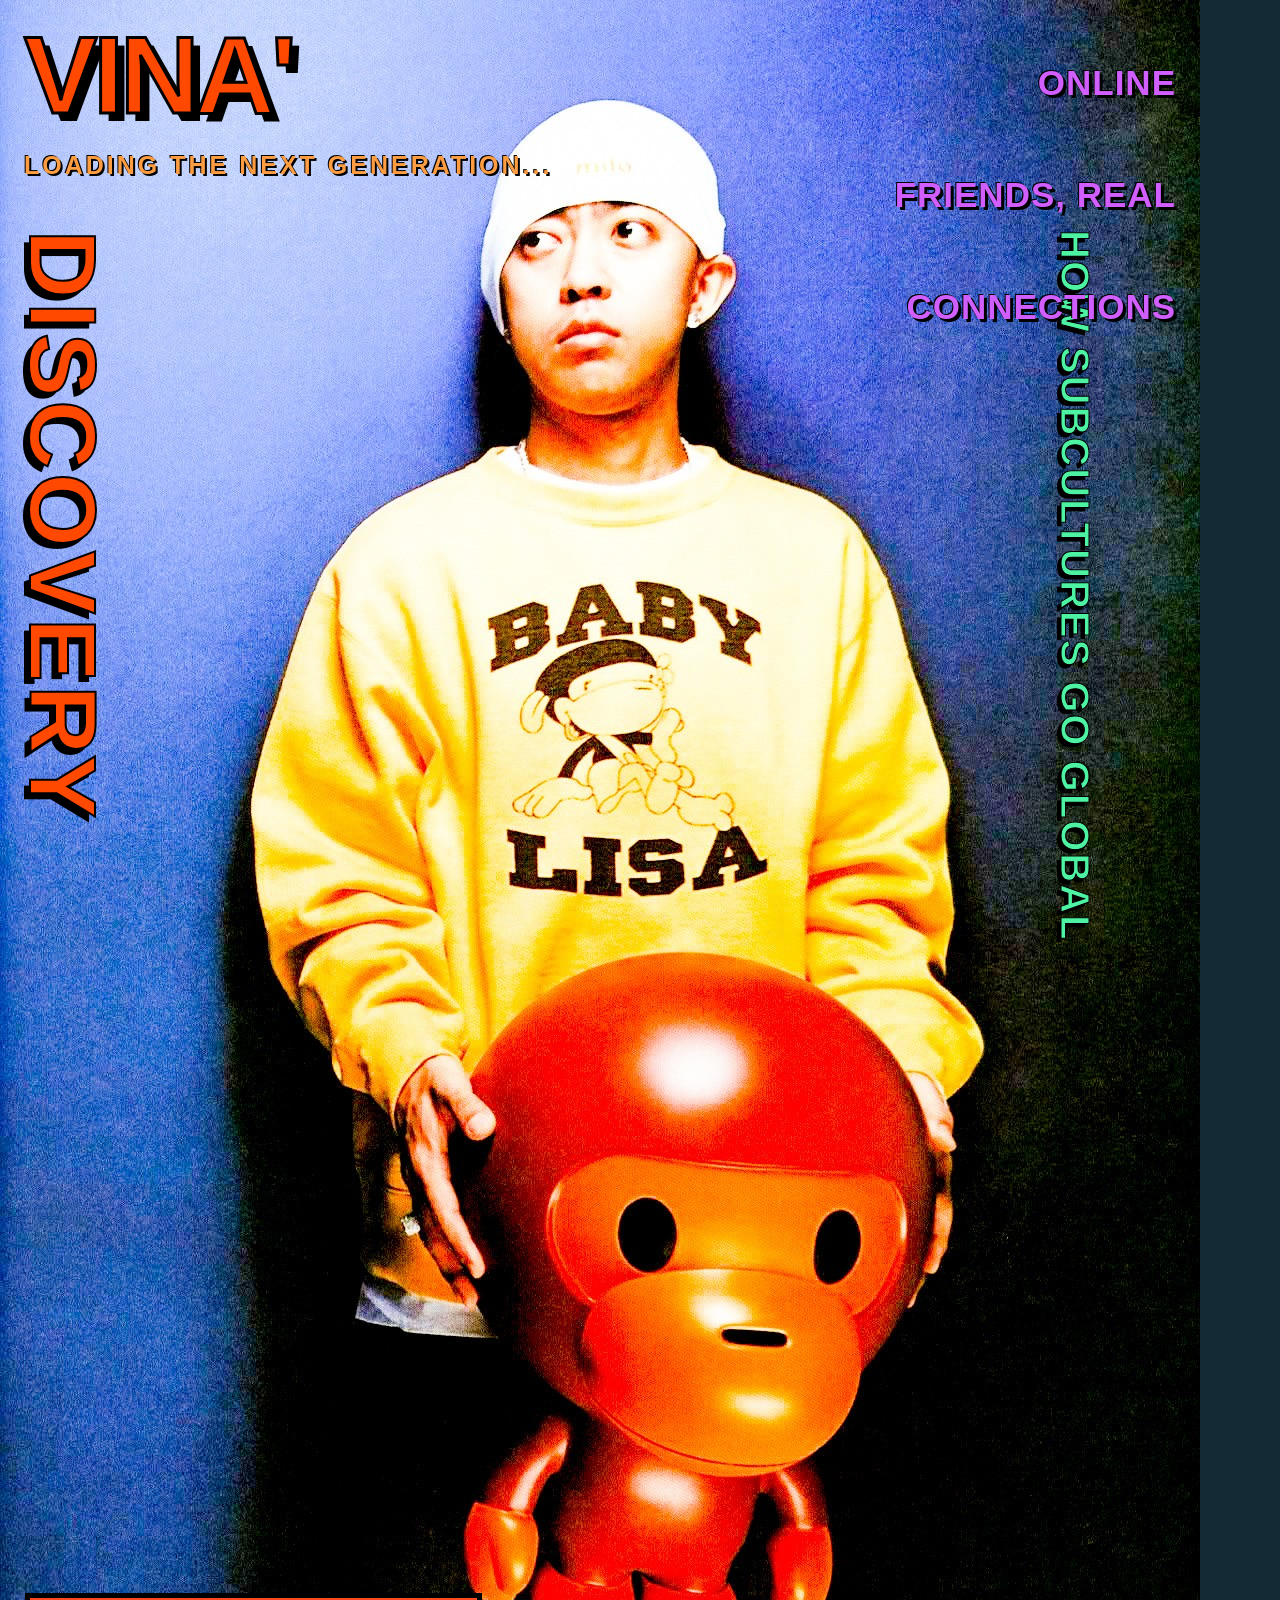
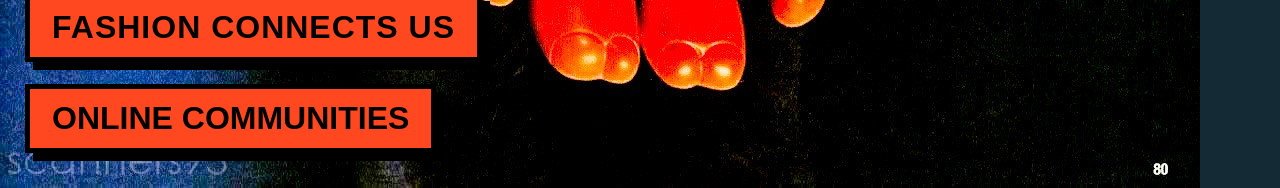
<file: index.html>
<!DOCTYPE html>
<html lang="nl">

<head>
    <meta charset="UTF-8">
    <meta name="viewport" content="width=device-width, initial-scale=1.0">

    <title>VINA - Y2K Magazine Cover</title>

    <link rel="stylesheet" href="./CSS/style.css">
</head>

<body class="vina-cover">

    <main class="poster">

        <!-- MASTHEAD -->
        <h1>vina'</h1>

        <p class="cover-subtitle">
            LOADING THE NEXT GENERATION...
        </p>

        <!-- RECHTSBOVEN -->
        <aside class="cover-mark">
            <p>ONLINE</p>
            <p>FRIENDS, REAL</p>
            <p>CONNECTIONS</p>
        </aside>


        <!-- LINKER VERTICALE TEKST -->
        <section class="left-banner" >
            <h2>DISCOVERY</h2>
        </section>

        <!-- RECHTER VERTICALE TEKST -->
        <article class="right-banner" >
            <h2>HOW SUBCULTURES GO GLOBAL</h2>
        </article>

        <!-- NAVIGATIE -->
        <nav class="cover-nav" >

            <a href="./internetconnectsus.html">
                FASHION CONNECTS US
            </a>

            <a href="./onlinecommunities.html">
                Online communities
            </a>
         

        </nav>


    </main>

</body>
</html>
</file>
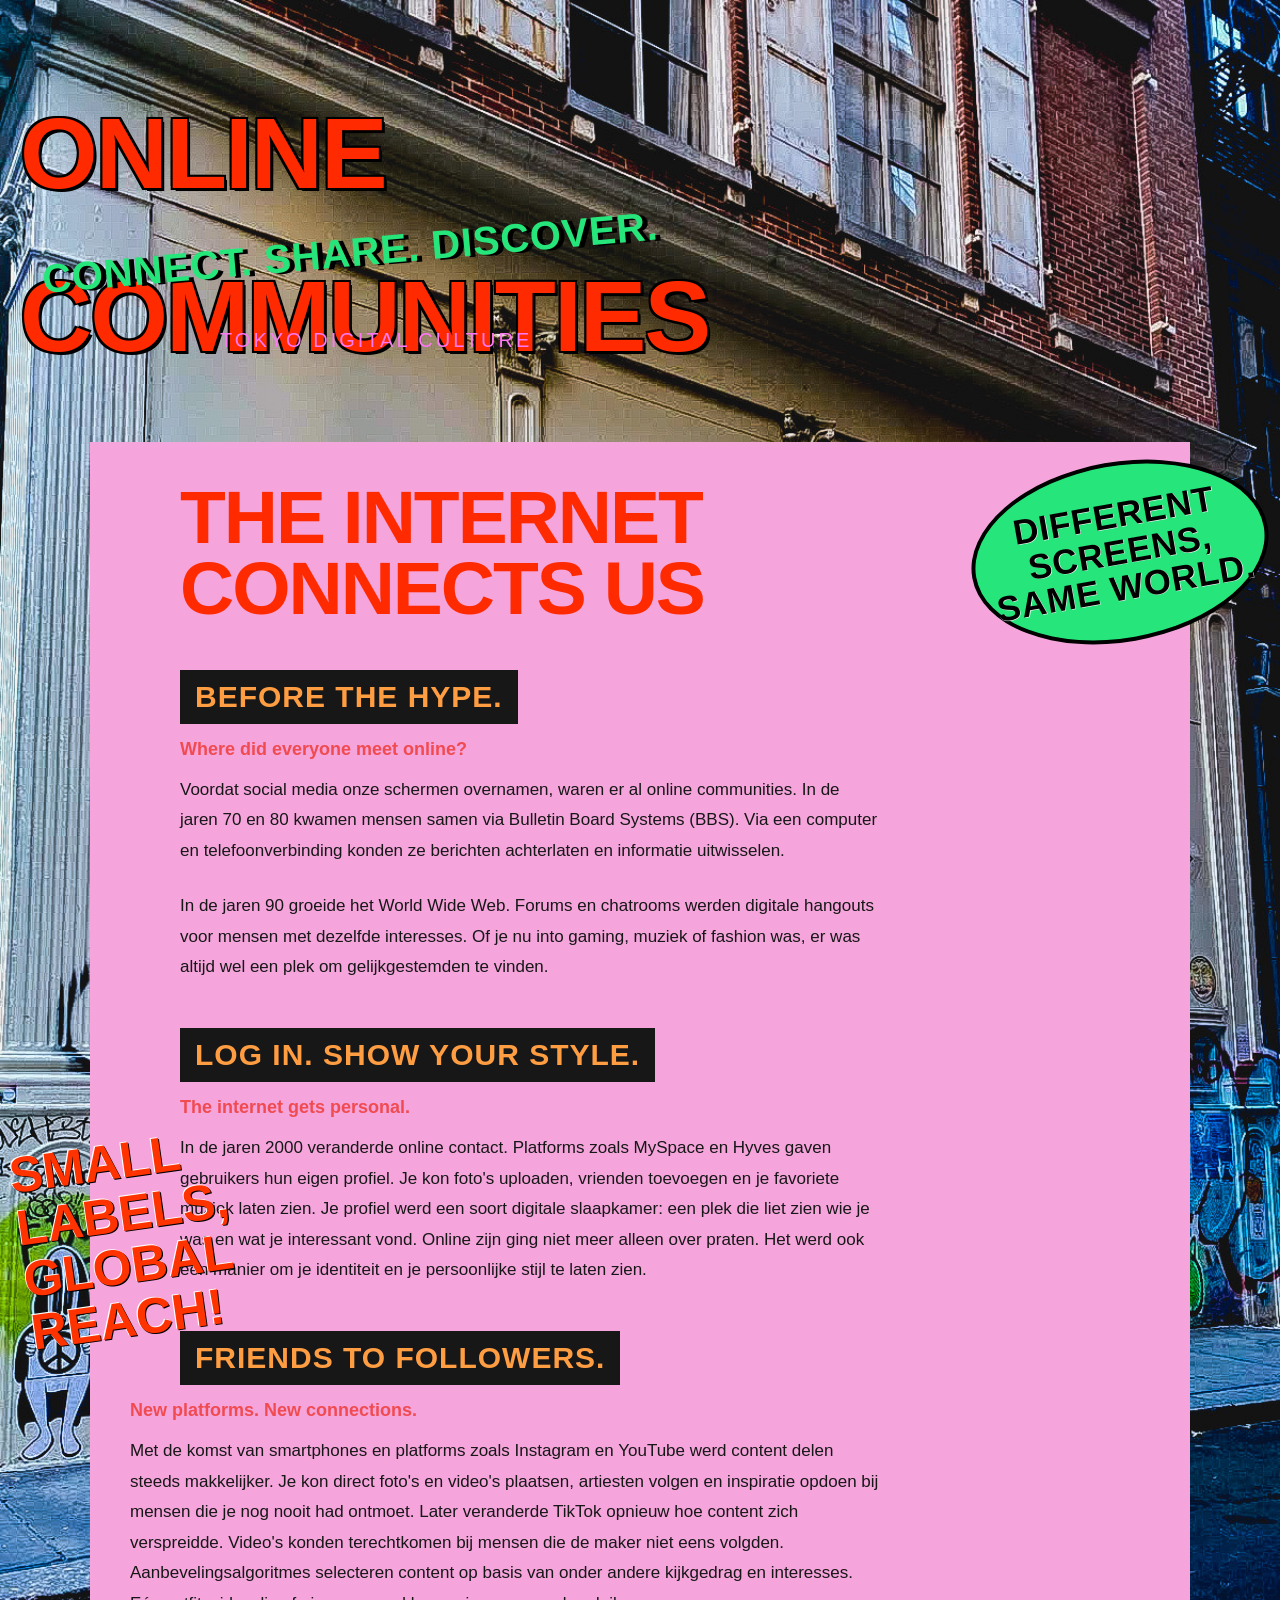
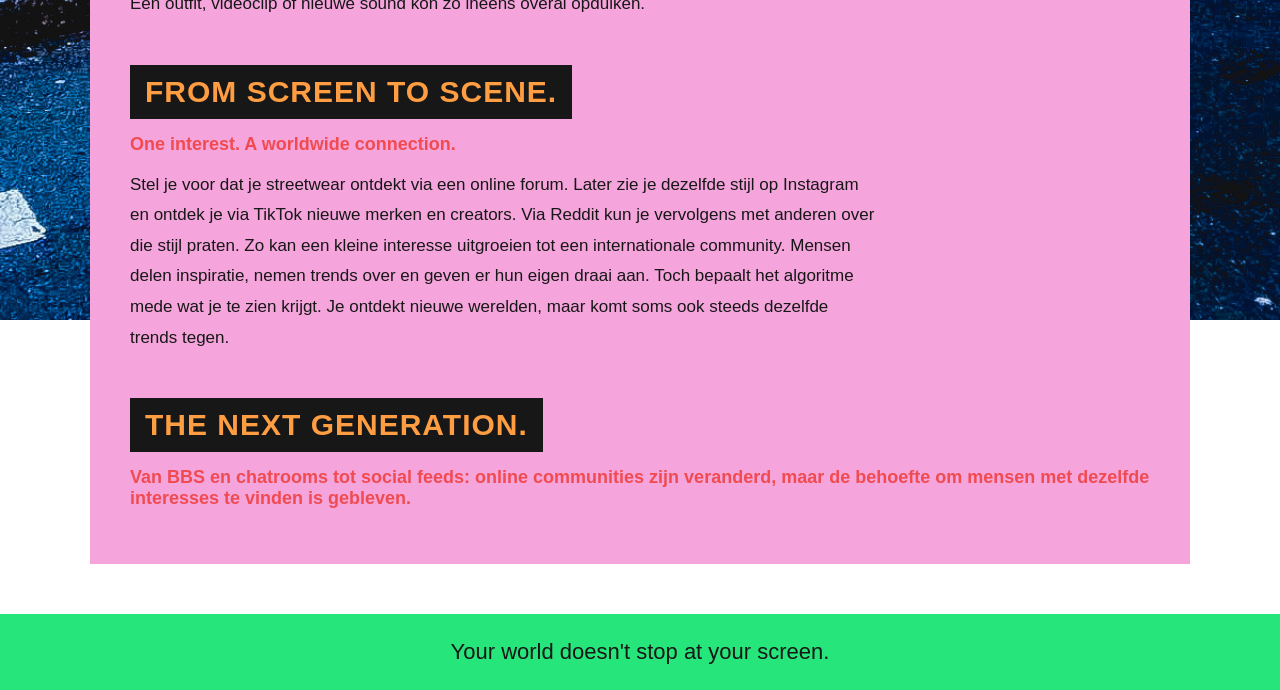
<file: communities.html>
<!DOCTYPE html>
<html lang="nl">

<head>
    <meta charset="UTF-8">
    <meta name="viewport" content="width=device-width, initial-scale=1.0">
    <link rel="stylesheet" href="./CSS/style.css">
    <title>Online Communities</title>
</head>

<body class="informatie-page">

    <header class="head">
        <section>
            <h1>ONLINE</h1>
            <h1>COMMUNITIES</h1>
        </section>


        <p class="tussentekst">CONNECT. SHARE. DISCOVER.</p>
        <p class="ondertitel">TOKYO DIGITAL CULTURE</p>

    </header>

    <main>
        <section class="red-handwriting">
            SMALL LABELS, GLOBAL REACH!
        </section>


        <section class="green-oval-badge">
            <h2>DIFFERENT<br>SCREENS,<br>SAME WORLD.</h2>
        </section>

        <section class="new-text-box">
            <h1>the internet connects us</h1>

            <h2>BEFORE THE HYPE.</h2>

            <b>Where did everyone meet online?</b>

            <p>
                Voordat social media onze schermen overnamen, waren er al online
                communities. In de jaren 70 en 80 kwamen mensen samen via Bulletin
                Board Systems (BBS). Via een computer en telefoonverbinding konden
                ze berichten achterlaten en informatie uitwisselen.
            </p>

            <p>
                In de jaren 90 groeide het World Wide Web. Forums en chatrooms
                werden digitale hangouts voor mensen met dezelfde interesses.
                Of je nu into gaming, muziek of fashion was, er was altijd wel
                een plek om gelijkgestemden te vinden.
            </p>

            <h2>LOG IN. SHOW YOUR STYLE.</h2>

            <b>The internet gets personal.</b>

            <p>
                In de jaren 2000 veranderde online contact. Platforms zoals MySpace
                en Hyves gaven gebruikers hun eigen profiel. Je kon foto's uploaden,
                vrienden toevoegen en je favoriete muziek laten zien. Je profiel
                werd een soort digitale slaapkamer: een plek die liet zien wie je
                was en wat je interessant vond.
                Online zijn ging niet meer alleen over praten. Het werd ook een
                manier om je identiteit en je persoonlijke stijl te laten zien.
            </p>

            <h2>FRIENDS TO FOLLOWERS.</h2>

            <b>New platforms. New connections.</b>

            <p>
                Met de komst van smartphones en platforms zoals Instagram en YouTube
                werd content delen steeds makkelijker. Je kon direct foto's en
                video's plaatsen, artiesten volgen en inspiratie opdoen bij mensen
                die je nog nooit had ontmoet.
                Later veranderde TikTok opnieuw hoe content zich verspreidde.
                Video's konden terechtkomen bij mensen die de maker niet eens
                volgden. Aanbevelingsalgoritmes selecteren content op basis van
                onder andere kijkgedrag en interesses.
                Eén outfit, videoclip of nieuwe sound kon zo ineens overal opduiken.
            </p>

            <h2>FROM SCREEN TO SCENE.</h2>

            <b>One interest. A worldwide connection.</b>

            <p>
                Stel je voor dat je streetwear ontdekt via een online forum. Later
                zie je dezelfde stijl op Instagram en ontdek je via TikTok nieuwe
                merken en creators. Via Reddit kun je vervolgens met anderen over
                die stijl praten.
                Zo kan een kleine interesse uitgroeien tot een internationale
                community. Mensen delen inspiratie, nemen trends over en geven er
                hun eigen draai aan.
                Toch bepaalt het algoritme mede wat je te zien krijgt. Je ontdekt
                nieuwe werelden, maar komt soms ook steeds dezelfde trends tegen.
            </p>

            <h2>THE NEXT GENERATION.</h2>

            <b>
                Van BBS en chatrooms tot social feeds: online communities zijn
                veranderd, maar de behoefte om mensen met dezelfde interesses
                te vinden is gebleven.
            </b>

        </section>

    </main>

    <footer>
        Your world doesn't stop at your screen.
    </footer>

</body>

</html>
</file>
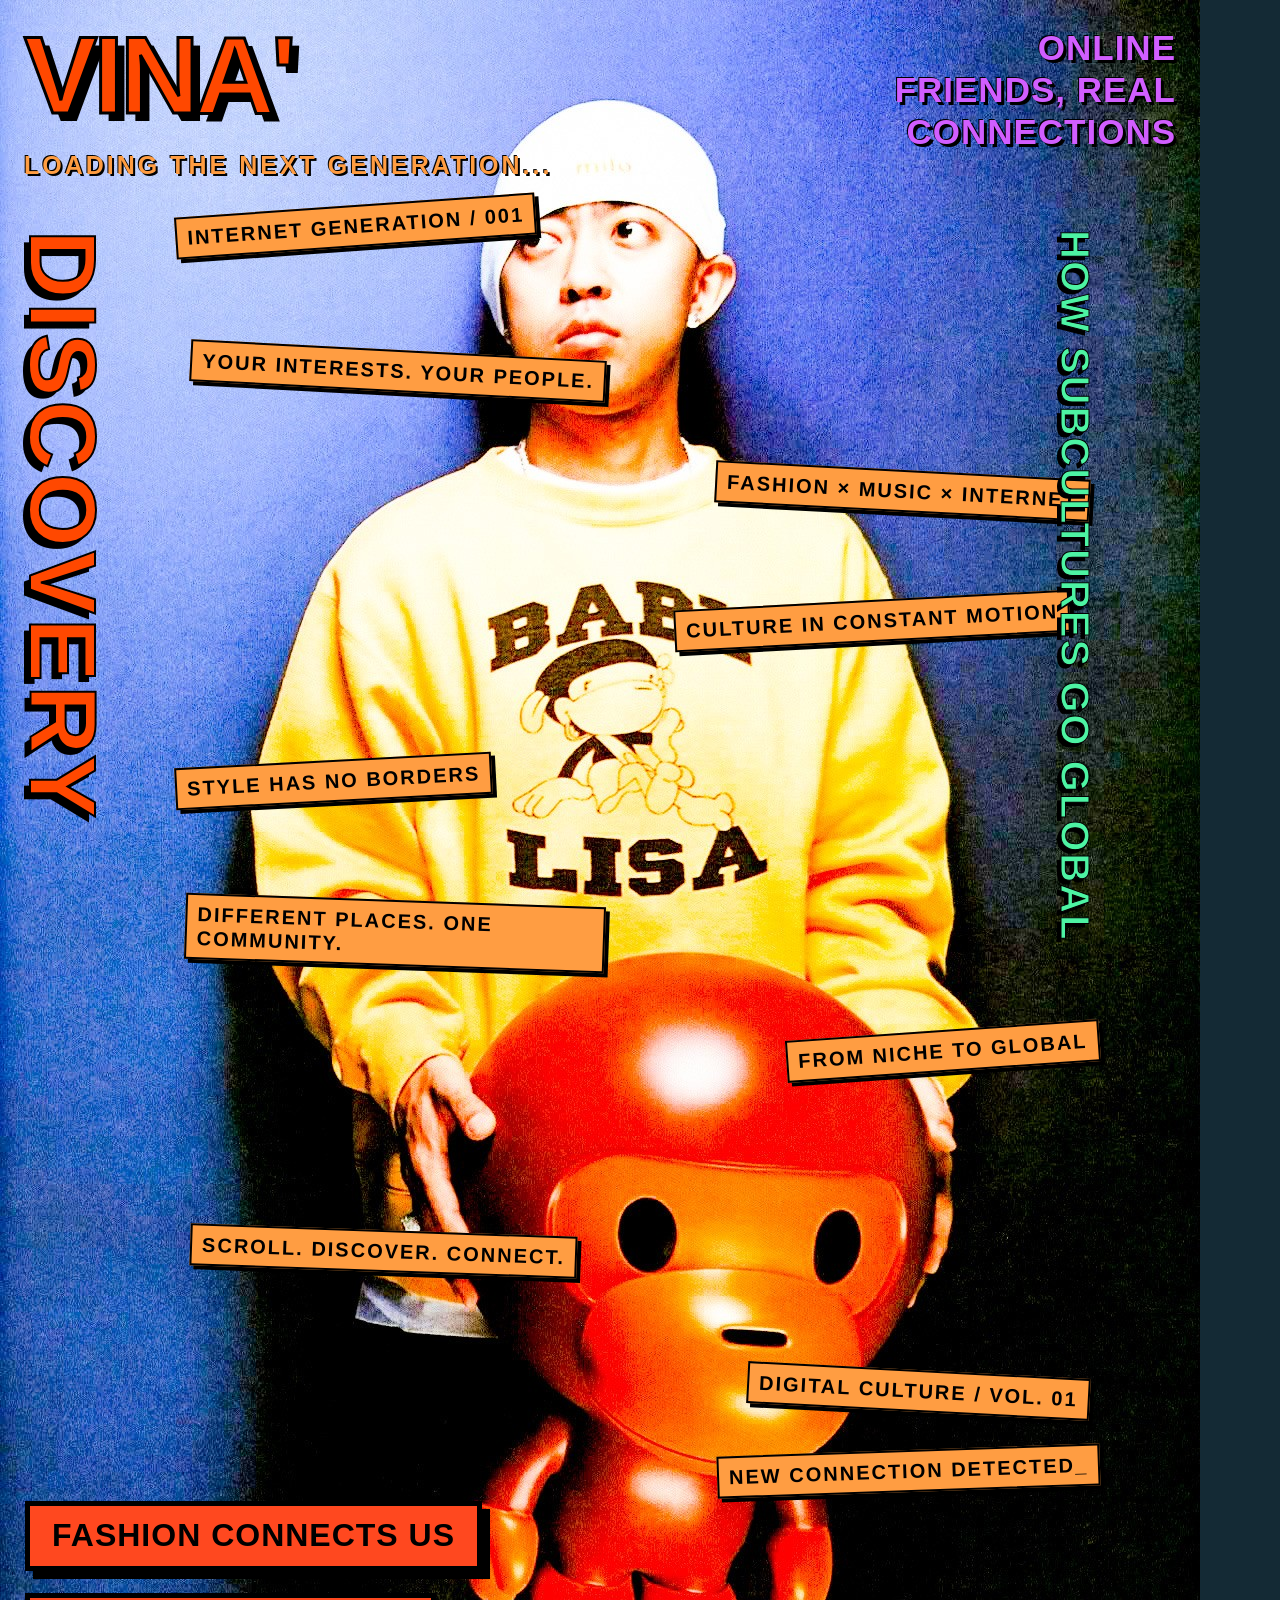
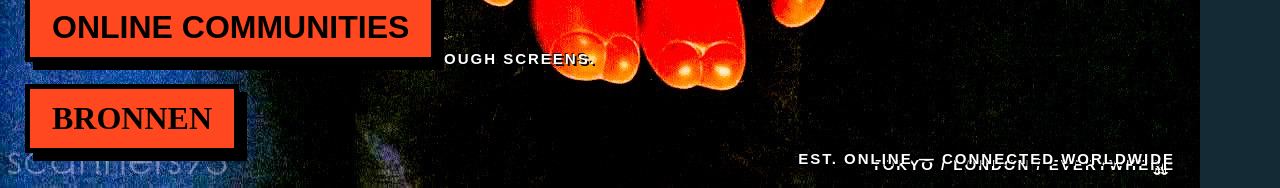
<file: cover.html>
<!DOCTYPE html>
<html lang="nl">

<head>
    <meta charset="UTF-8">
    <meta name="viewport" content="width=device-width, initial-scale=1.0">

    <title>VINA - Y2K Magazine Cover</title>

    <link rel="stylesheet" href="./CSS/style.css">
</head>

<body class="vina-cover">

    <main class="poster">

        <!-- MASTHEAD -->
        <h1>vina'</h1>

        <p class="cover-subtitle">
            LOADING THE NEXT GENERATION...
        </p>

        <!-- RECHTSBOVEN -->
        <mark class="cover-mark">
            <span>ONLINE</span>
            <span>FRIENDS, REAL</span>
            <span>CONNECTIONS</span>
        </mark>

        <!-- EXTRA MAGAZINE TEKSTEN -->
        <div class="cover-details" aria-label="Magazine details">

            <span class="detail-one">
                INTERNET GENERATION / 001
            </span>

            <span class="detail-two">
                FASHION × MUSIC × INTERNET
            </span>

            <span class="detail-three">
                STYLE HAS NO BORDERS
            </span>

            <span class="detail-four">
                FROM NICHE TO GLOBAL
            </span>

            <span class="detail-five">
                SCROLL. DISCOVER. CONNECT.
            </span>

            <span class="detail-six">
                NEW CONNECTION DETECTED_
            </span>

            <span class="detail-seven">
                YOUR INTERESTS. YOUR PEOPLE.
            </span>

            <span class="detail-eight">
                CULTURE IN CONSTANT MOTION
            </span>

            <span class="detail-nine">
                DIFFERENT PLACES. ONE COMMUNITY.
            </span>

            <span class="detail-ten">
                DIGITAL CULTURE / VOL. 01
            </span>

        </div>

        <!-- LINKER VERTICALE TEKST -->
        <section class="left-banner" aria-label="Linker banner">
            <h2>DISCOVERY</h2>
        </section>

        <!-- RECHTER VERTICALE TEKST -->
        <article class="right-banner" aria-label="Rechter banner">
            <h2>HOW SUBCULTURES GO GLOBAL</h2>
        </article>

        <!-- NAVIGATIE -->
        <nav class="cover-nav" aria-label="Poster hoofdnavigatie">

            <a href="/fashionconnectsus.html">
                FASHION CONNECTS US
            </a>

            <a href="#communities">
                Online communities
            </a>

            <a href="#bronnen">
                Bronnen
            </a>

        </nav>

        <!-- KLEINE EDITORIAL DETAILS -->
        <div class="cover-footer" aria-label="Magazine informatie">

            <span class="footer-left">
                TOKYO / LONDON / EVERYWHERE
            </span>

            <span class="footer-right">
                EST. ONLINE — CONNECTED WORLDWIDE
            </span>

            <span class="footer-bottom">
                SUBCULTURES TRAVEL THROUGH SCREENS.
            </span>

        </div>

    </main>

</body>
</html>
</file>
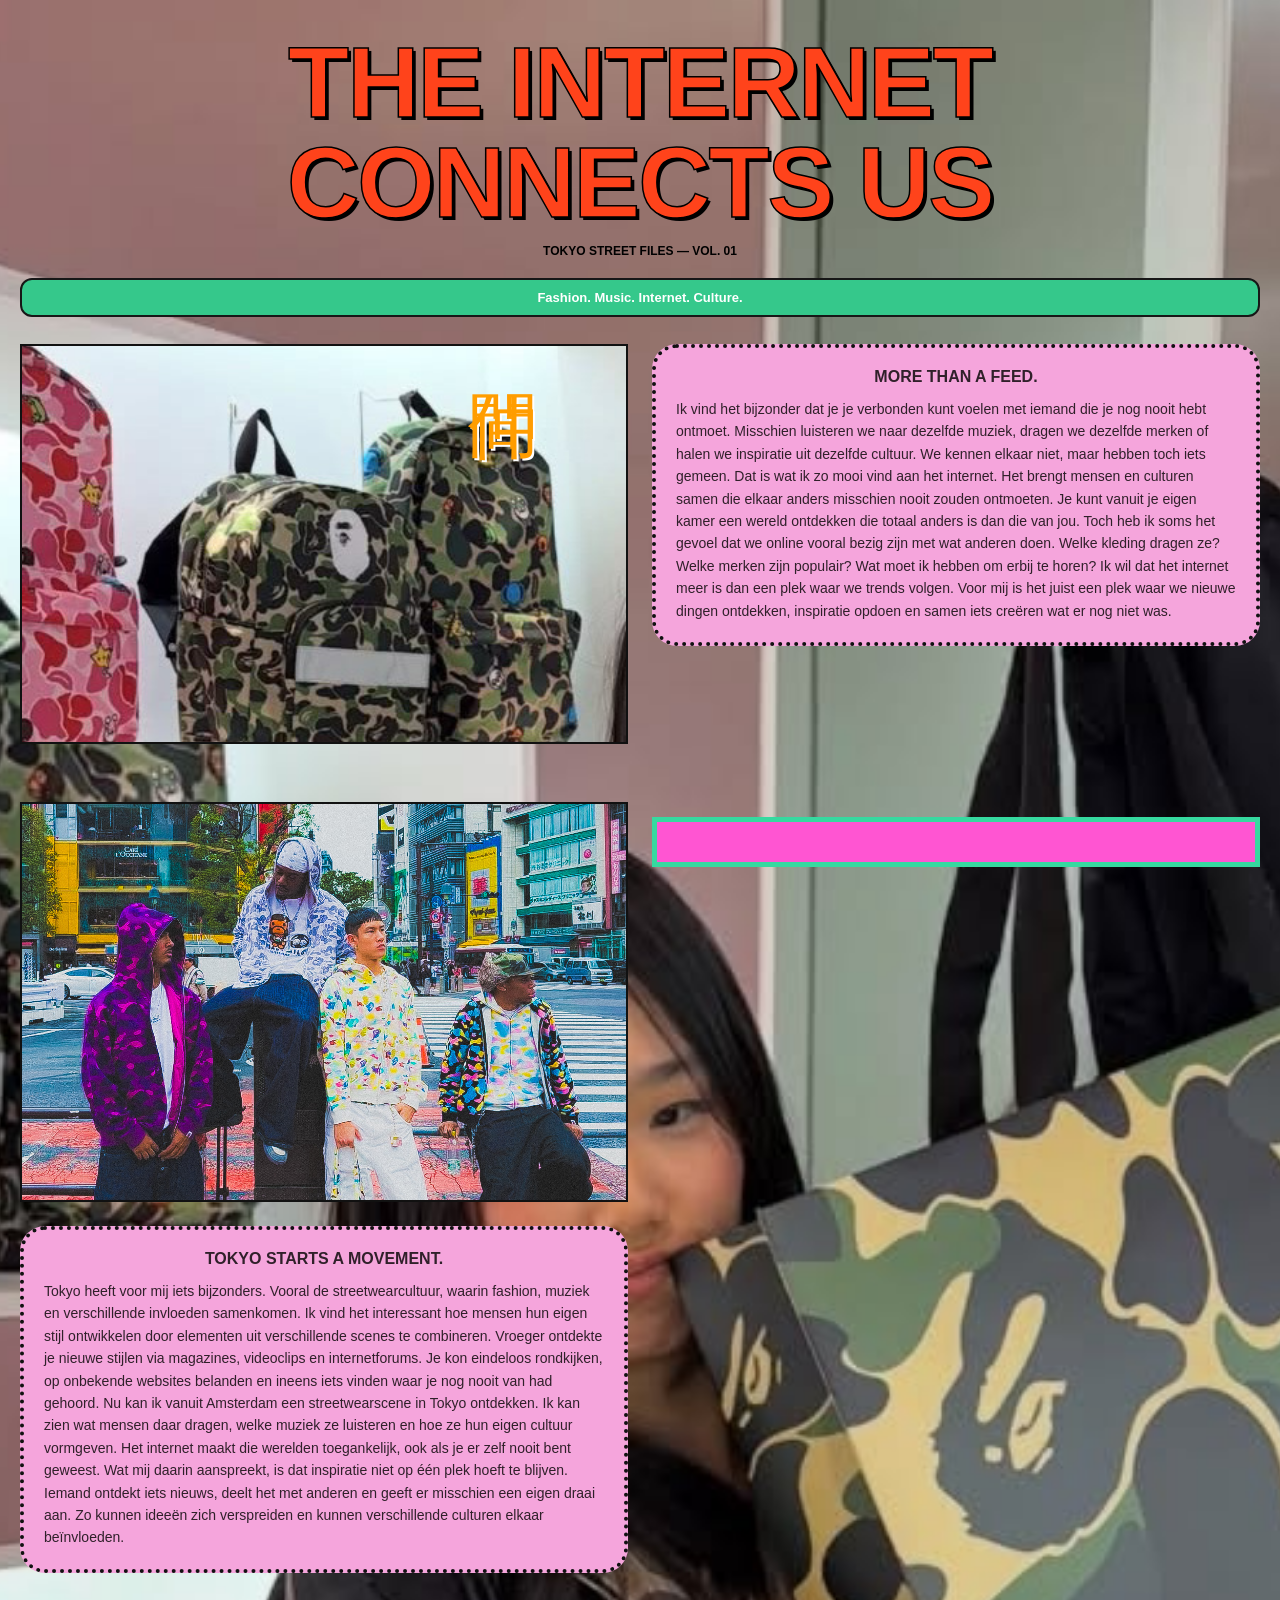
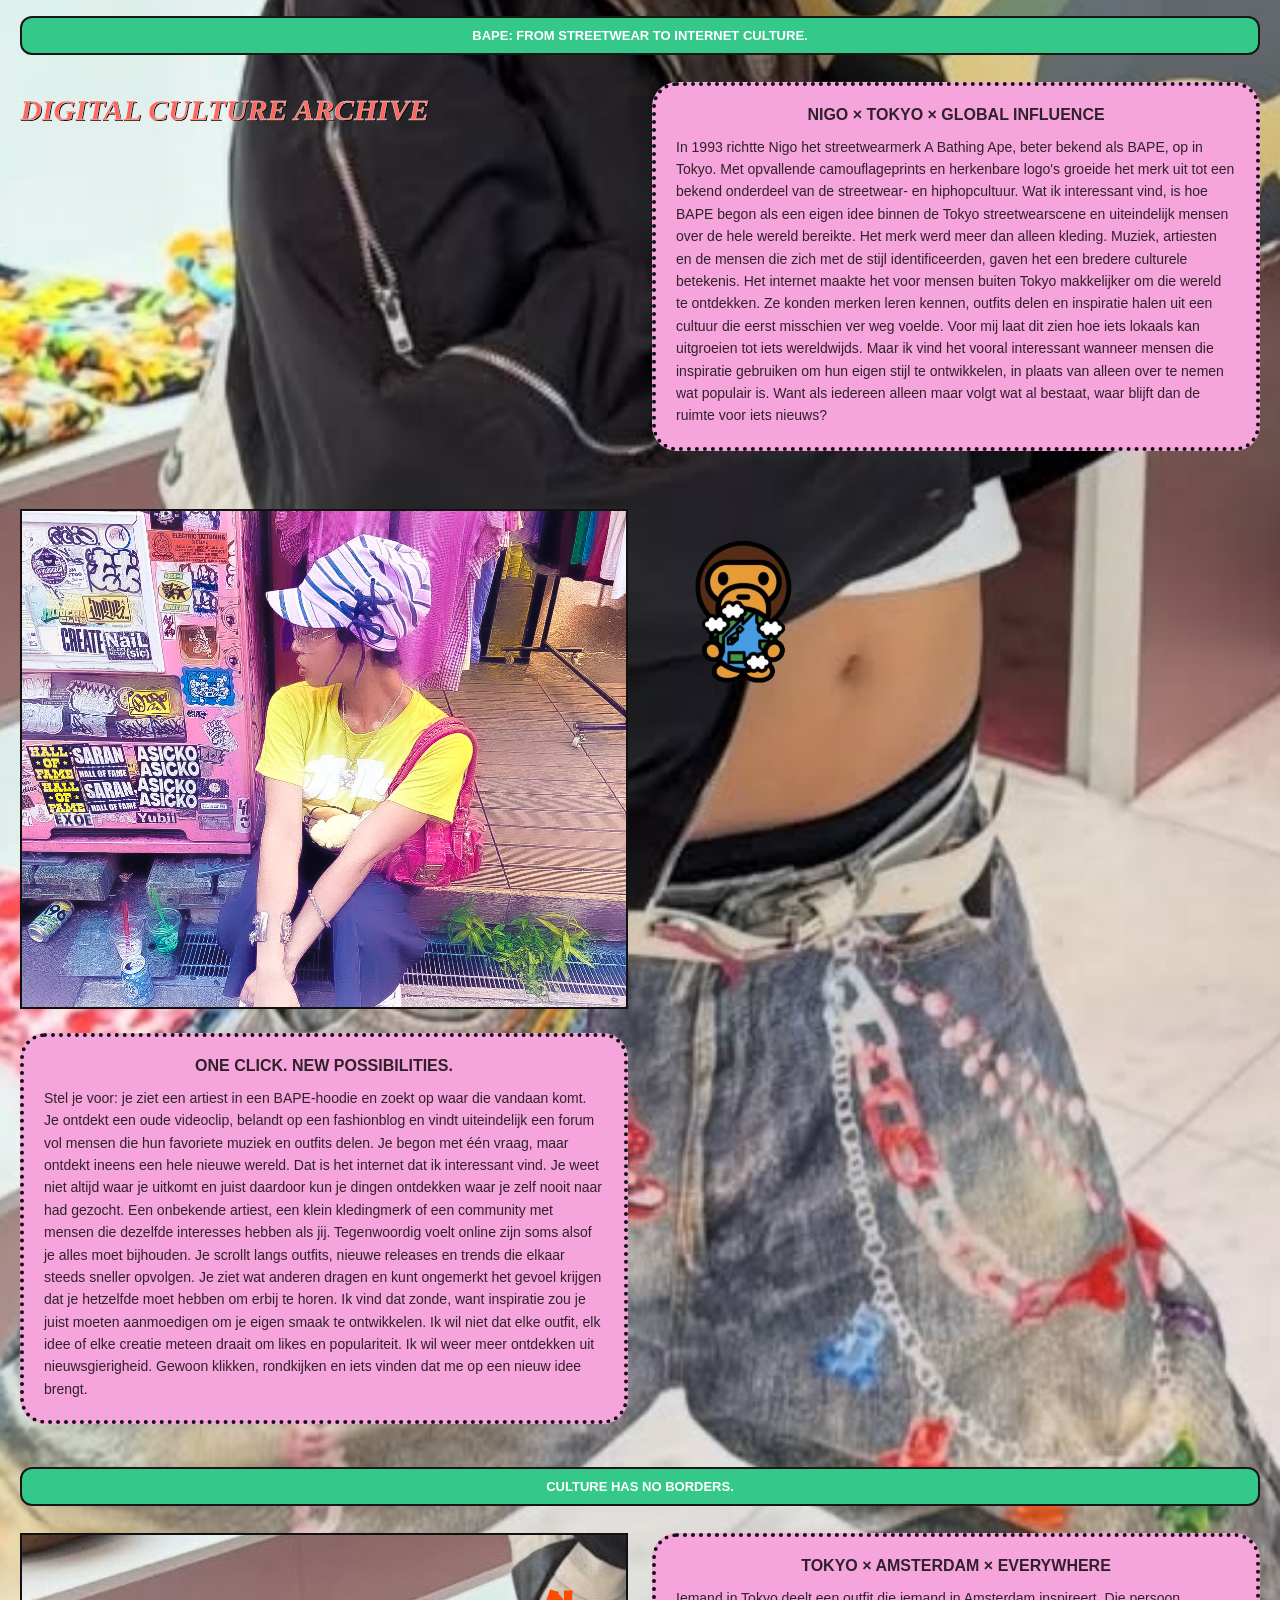
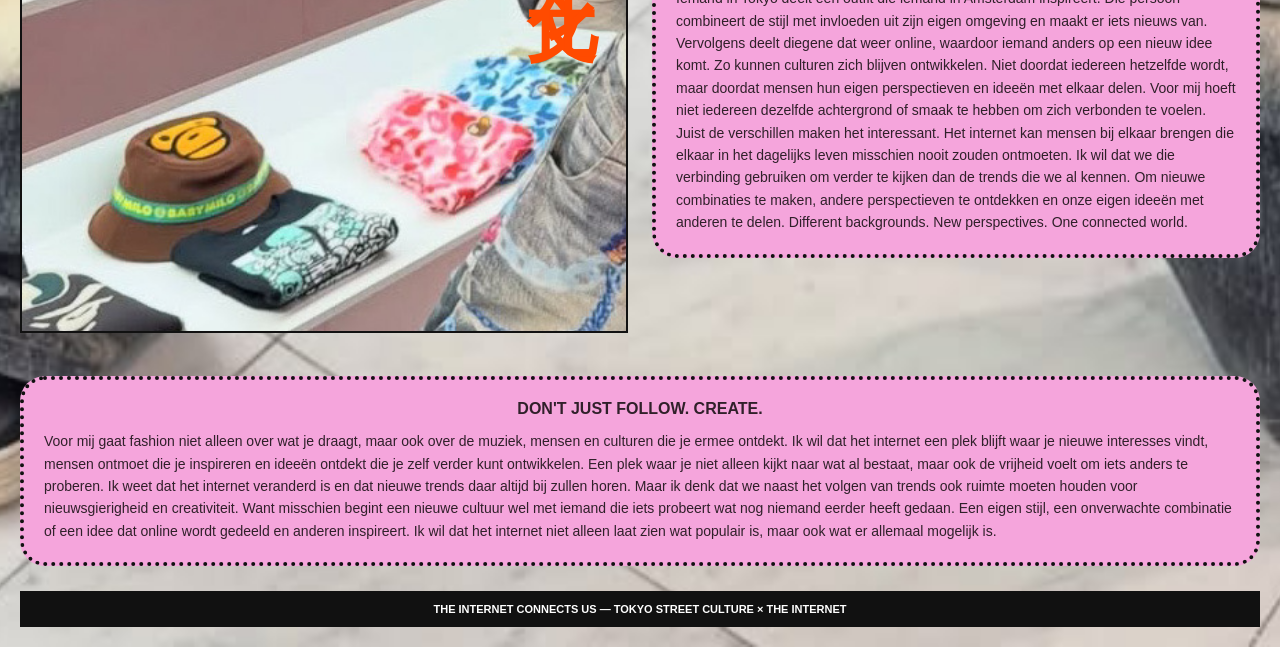
<file: fashionconnectsus.html>
<!DOCTYPE html>
<html lang="en">

<head>
    <meta charset="UTF-8">
    <meta name="viewport" content="width=device-width, initial-scale=1.0">
    <title>Fashion Connects Us</title>
    <link rel="stylesheet" href="./CSS/style.css">
</head>

<body class="fashion-page">

    <main class="magazine">

        <header class="masthead">
            <h1>THE INTERNET CONNECTS US</h1>
            <p>TOKYO STREET FILES — VOL. 01</p>
        </header>

        <aside class="green-bar">
            Fashion. Music. Internet. Culture.
        </aside>

        <section class="intro">

            <figure class="photo photo-one">
                <img src="./images/tas.jpg" alt="Tokyo street fashion">
            </figure>

            <h2 class="japanese-title">仲間</h2>

            <article class="pink-text text-one">
                <h2>MORE THAN A FEED.</h2>
                <p>
                    Ik vind het bijzonder dat je je verbonden kunt voelen met iemand die je nog nooit hebt ontmoet.
                    Misschien luisteren we naar dezelfde muziek, dragen we dezelfde merken of halen we inspiratie uit
                    dezelfde cultuur. We kennen elkaar niet, maar hebben toch iets gemeen.

                    Dat is wat ik zo mooi vind aan het internet. Het brengt mensen en culturen samen die elkaar anders
                    misschien nooit zouden ontmoeten. Je kunt vanuit je eigen kamer een wereld ontdekken die totaal
                    anders is dan die van jou.

                    Toch heb ik soms het gevoel dat we online vooral bezig zijn met wat anderen doen. Welke kleding
                    dragen ze? Welke merken zijn populair? Wat moet ik hebben om erbij te horen?

                    Ik wil dat het internet meer is dan een plek waar we trends volgen. Voor mij is het juist een plek
                    waar we nieuwe dingen ontdekken, inspiratie opdoen en samen iets creëren wat er nog niet was.
                </p>
            </article>

        </section>

        <section class="feature">

            <figure class="photo photo-two">
                <img src="./images/youthculture.jpeg" alt="Streetwear and youth culture">
            </figure>

            <article class="quote">
                <h2></h2>
            </article>

            <article class="pink-text text-two">
                <h2>TOKYO STARTS A MOVEMENT.</h2>
                <p>
                    Tokyo heeft voor mij iets bijzonders. Vooral de streetwearcultuur, waarin fashion, muziek en
                    verschillende invloeden samenkomen. Ik vind het interessant hoe mensen hun eigen stijl ontwikkelen
                    door elementen uit verschillende scenes te combineren.

                    Vroeger ontdekte je nieuwe stijlen via magazines, videoclips en internetforums. Je kon eindeloos
                    rondkijken, op onbekende websites belanden en ineens iets vinden waar je nog nooit van had gehoord.

                    Nu kan ik vanuit Amsterdam een streetwearscene in Tokyo ontdekken. Ik kan zien wat mensen daar
                    dragen, welke muziek ze luisteren en hoe ze hun eigen cultuur vormgeven. Het internet maakt die
                    werelden toegankelijk, ook als je er zelf nooit bent geweest.

                    Wat mij daarin aanspreekt, is dat inspiratie niet op één plek hoeft te blijven. Iemand ontdekt iets
                    nieuws, deelt het met anderen en geeft er misschien een eigen draai aan. Zo kunnen ideeën zich
                    verspreiden en kunnen verschillende culturen elkaar beïnvloeden.
                </p>
            </article>

        </section>

        <aside class="green-bar">
            BAPE: FROM STREETWEAR TO INTERNET CULTURE.
        </aside>

        <section class="culture">

            <h2 class="handwritten">
                DIGITAL CULTURE ARCHIVE
            </h2>

            <article class="pink-text text-three">
                <h2>NIGO × TOKYO × GLOBAL INFLUENCE</h2>
                <p>


                    In 1993 richtte Nigo het streetwearmerk A Bathing Ape, beter bekend als BAPE, op in Tokyo. Met
                    opvallende camouflageprints en herkenbare logo's groeide het merk uit tot een bekend onderdeel van
                    de streetwear- en hiphopcultuur.

                    Wat ik interessant vind, is hoe BAPE begon als een eigen idee binnen de Tokyo streetwearscene en
                    uiteindelijk mensen over de hele wereld bereikte. Het merk werd meer dan alleen kleding. Muziek,
                    artiesten en de mensen die zich met de stijl identificeerden, gaven het een bredere culturele
                    betekenis.

                    Het internet maakte het voor mensen buiten Tokyo makkelijker om die wereld te ontdekken. Ze konden
                    merken leren kennen, outfits delen en inspiratie halen uit een cultuur die eerst misschien ver weg
                    voelde.

                    Voor mij laat dit zien hoe iets lokaals kan uitgroeien tot iets wereldwijds. Maar ik vind het vooral
                    interessant wanneer mensen die inspiratie gebruiken om hun eigen stijl te ontwikkelen, in plaats van
                    alleen over te nemen wat populair is.

                    Want als iedereen alleen maar volgt wat al bestaat, waar blijft dan de ruimte voor iets nieuws?
                </p>
            </article>

        </section>

        <!-- <aside class="green-bar">
            BAPE: FROM STREETWEAR TO INTERNET CULTURE.
        </aside> -->

        <section class="bape">

            <figure class="photo photo-three">
                <img src="./images/street-culture.jpeg" alt="Street culture and fashion">
            </figure>

            <figure class="monkey">
                <img src="./images/monkey.png" alt="Monkey graphic">
            </figure>

            <article class="pink-text text-four">
                <h2>ONE CLICK. NEW POSSIBILITIES.</h2>
                <p>
                    Stel je voor: je ziet een artiest in een BAPE-hoodie en zoekt op waar die vandaan komt. Je ontdekt
                    een oude videoclip, belandt op een fashionblog en vindt uiteindelijk een forum vol mensen die hun
                    favoriete muziek en outfits delen.

                    Je begon met één vraag, maar ontdekt ineens een hele nieuwe wereld.

                    Dat is het internet dat ik interessant vind. Je weet niet altijd waar je uitkomt en juist daardoor
                    kun je dingen ontdekken waar je zelf nooit naar had gezocht. Een onbekende artiest, een klein
                    kledingmerk of een community met mensen die dezelfde interesses hebben als jij.

                    Tegenwoordig voelt online zijn soms alsof je alles moet bijhouden. Je scrollt langs outfits, nieuwe
                    releases en trends die elkaar steeds sneller opvolgen. Je ziet wat anderen dragen en kunt ongemerkt
                    het gevoel krijgen dat je hetzelfde moet hebben om erbij te horen.

                    Ik vind dat zonde, want inspiratie zou je juist moeten aanmoedigen om je eigen smaak te ontwikkelen.
                    Ik wil niet dat elke outfit, elk idee of elke creatie meteen draait om likes en populariteit.

                    Ik wil weer meer ontdekken uit nieuwsgierigheid. Gewoon klikken, rondkijken en iets vinden dat me op
                    een nieuw idee brengt.
                </p>
            </article>

        </section>

        <aside class="green-bar">
            CULTURE HAS NO BORDERS. </aside>

        <section class="final-section">

            <figure class="photo photo-four">
                <img src="./images/beanie.jpeg" alt="Streetwear details">
            </figure>

            <h2 class="vertical-title">文化</h2>

            <article class="pink-text text-five">
                <h2>TOKYO × AMSTERDAM × EVERYWHERE</h2>
                <p>
                    Iemand in Tokyo deelt een outfit die iemand in Amsterdam inspireert. Die persoon combineert de stijl
                    met invloeden uit zijn eigen omgeving en maakt er iets nieuws van. Vervolgens deelt diegene dat weer
                    online, waardoor iemand anders op een nieuw idee komt.

                    Zo kunnen culturen zich blijven ontwikkelen. Niet doordat iedereen hetzelfde wordt, maar doordat
                    mensen hun eigen perspectieven en ideeën met elkaar delen.

                    Voor mij hoeft niet iedereen dezelfde achtergrond of smaak te hebben om zich verbonden te voelen.
                    Juist de verschillen maken het interessant. Het internet kan mensen bij elkaar brengen die elkaar in
                    het dagelijks leven misschien nooit zouden ontmoeten.

                    Ik wil dat we die verbinding gebruiken om verder te kijken dan de trends die we al kennen. Om nieuwe
                    combinaties te maken, andere perspectieven te ontdekken en onze eigen ideeën met anderen te delen.

                    Different backgrounds. New perspectives. One connected world.

                </p>
            </article>

        </section>

        <section>
            <article class="pink-text text-six">
                <h2>DON'T JUST FOLLOW. CREATE.</h2>
                <p>
                    Voor mij gaat fashion niet alleen over wat je draagt, maar ook over de muziek, mensen en culturen
                    die je ermee ontdekt.

                    Ik wil dat het internet een plek blijft waar je nieuwe interesses vindt, mensen ontmoet die je
                    inspireren en ideeën ontdekt die je zelf verder kunt ontwikkelen. Een plek waar je niet alleen kijkt
                    naar wat al bestaat, maar ook de vrijheid voelt om iets anders te proberen.

                    Ik weet dat het internet veranderd is en dat nieuwe trends daar altijd bij zullen horen. Maar ik
                    denk dat we naast het volgen van trends ook ruimte moeten houden voor nieuwsgierigheid en
                    creativiteit.

                    Want misschien begint een nieuwe cultuur wel met iemand die iets probeert wat nog niemand eerder
                    heeft gedaan. Een eigen stijl, een onverwachte combinatie of een idee dat online wordt gedeeld en
                    anderen inspireert.

                    Ik wil dat het internet niet alleen laat zien wat populair is, maar ook wat er allemaal mogelijk is.

                </p>
            </article>

        </section>







        <footer class="footer">
            THE INTERNET CONNECTS US — TOKYO STREET CULTURE × THE INTERNET
        </footer>

    </main>

</body>

</html>
</file>
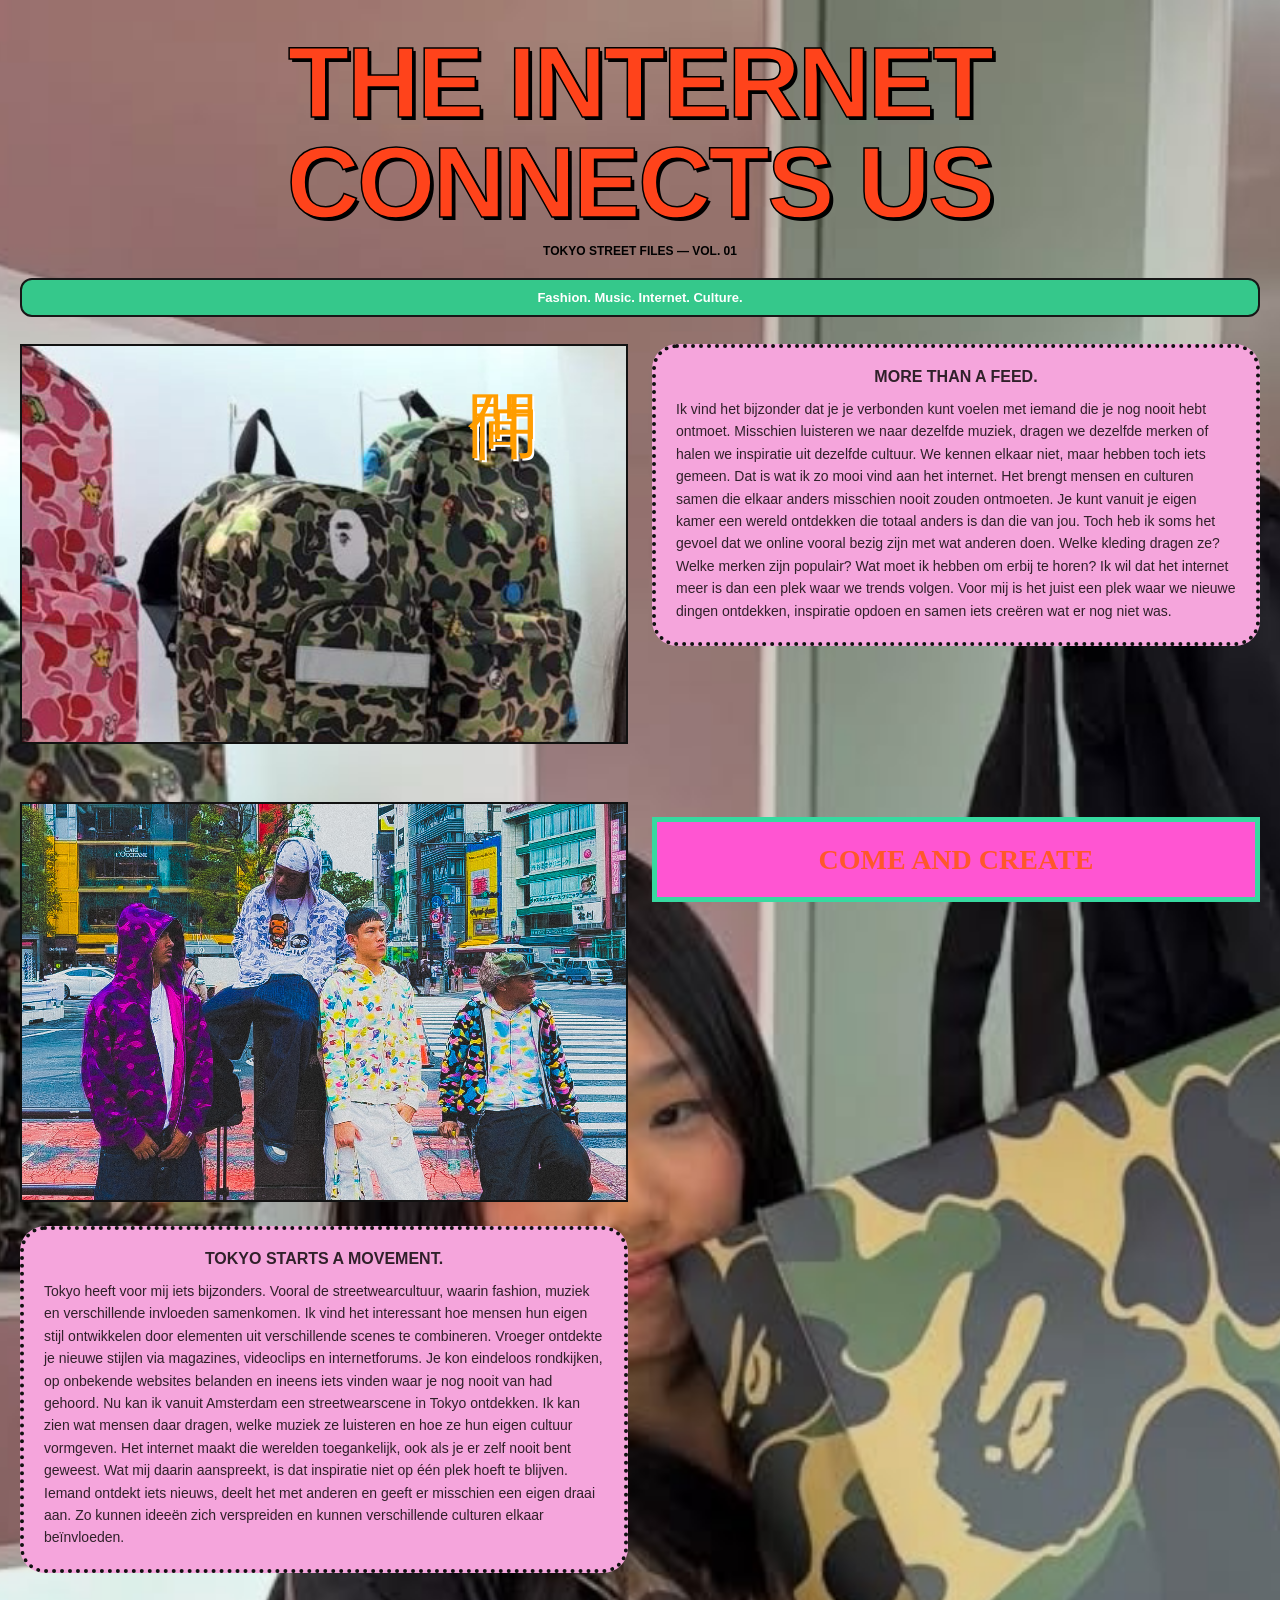
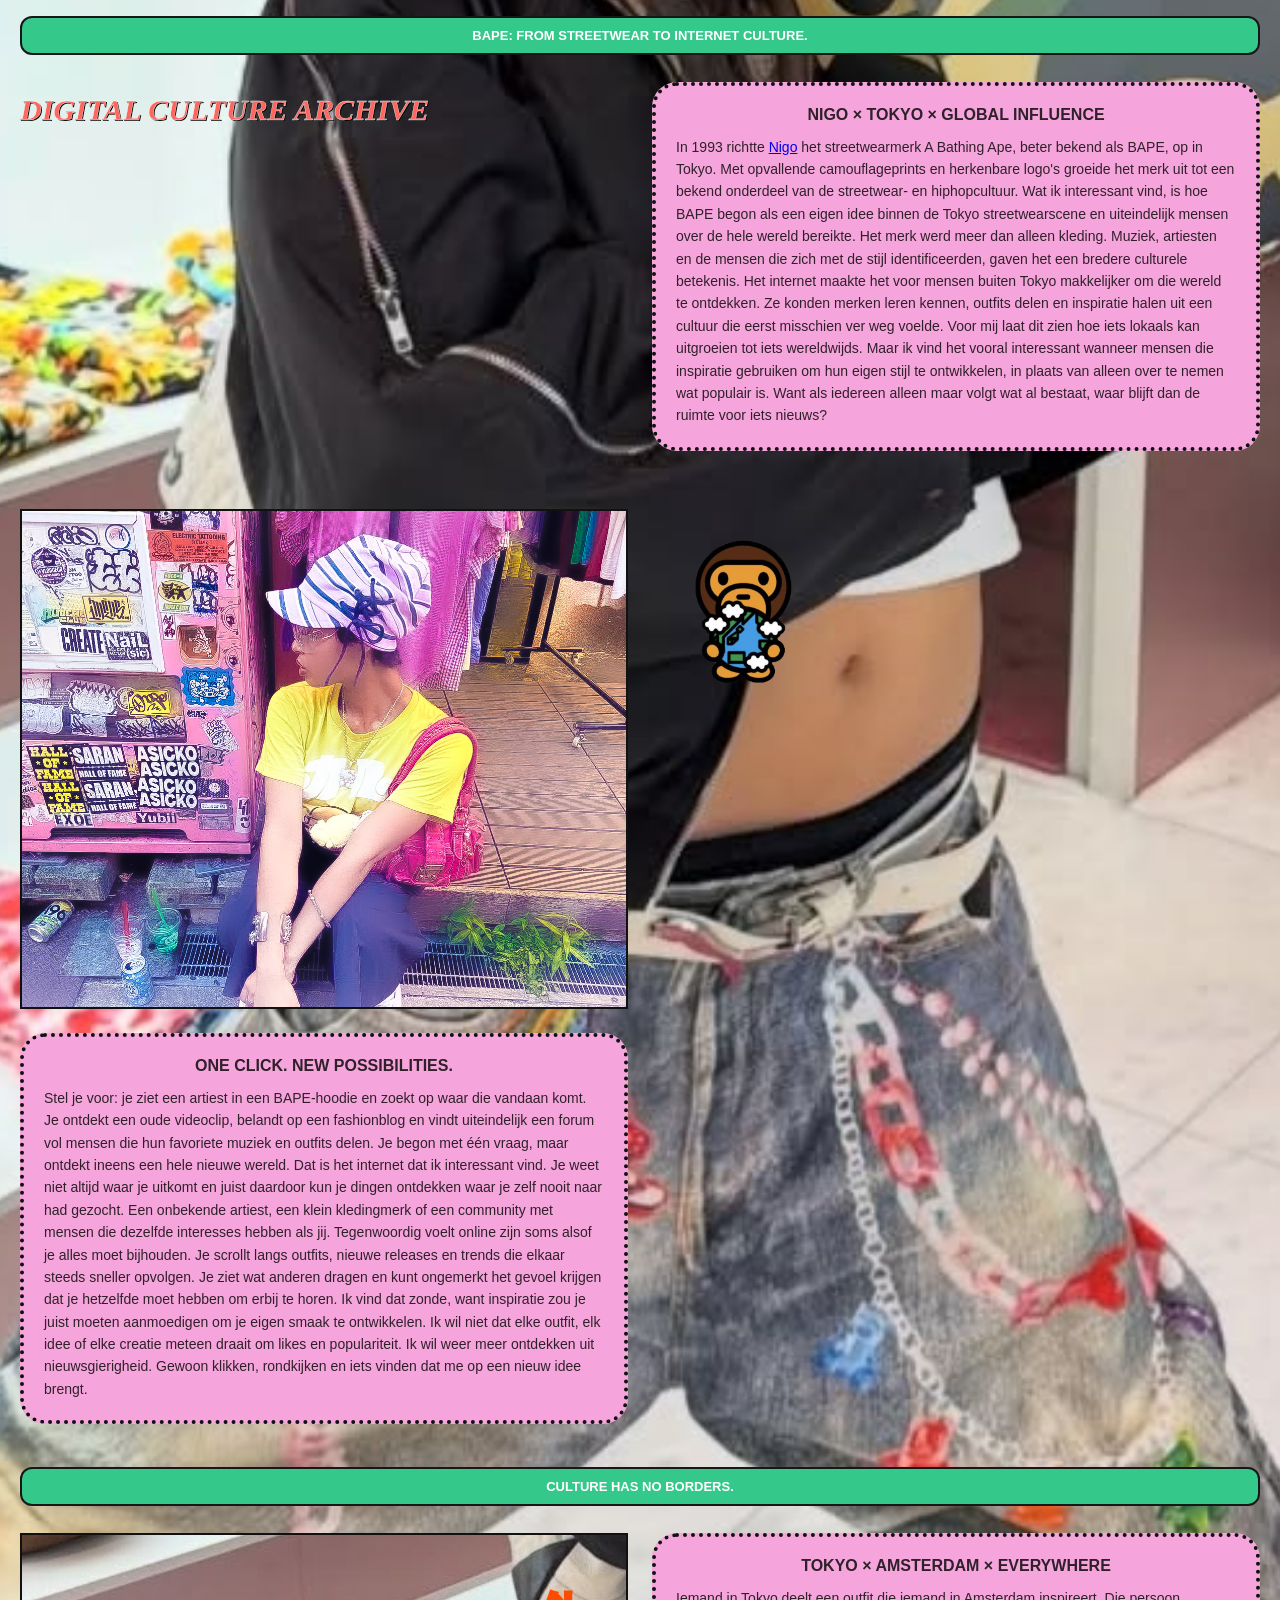
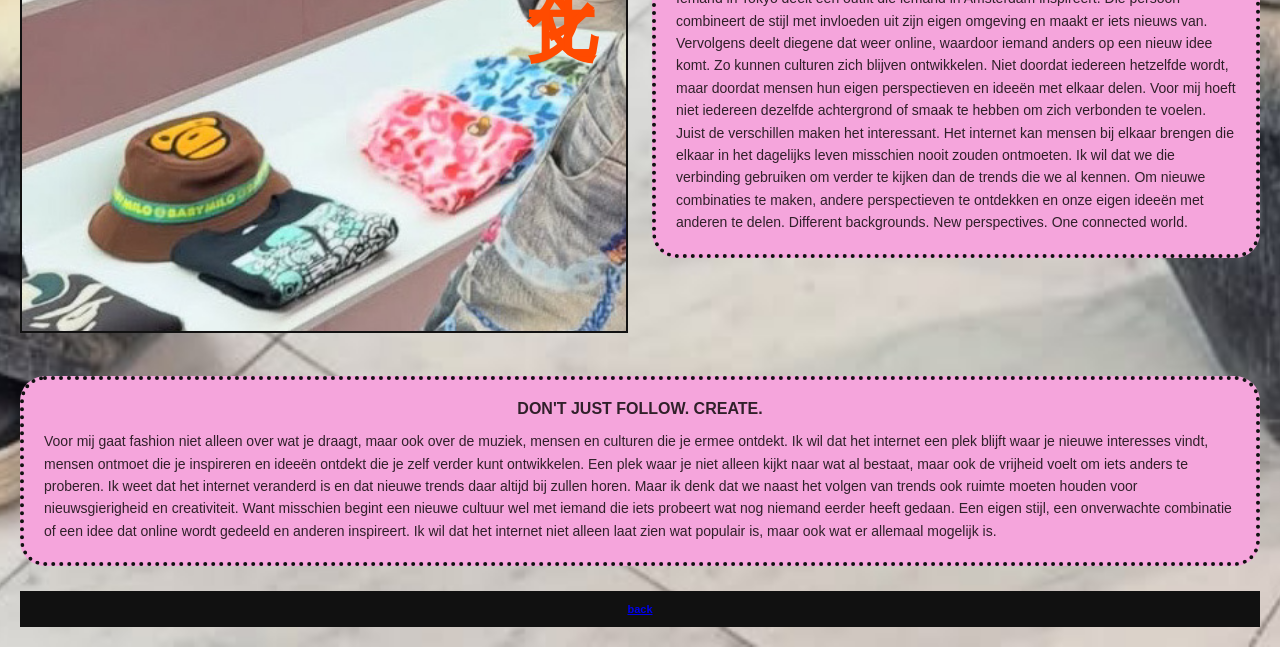
<file: internetconnectsus.html>
<!DOCTYPE html>
<html lang="en">

<head>
    <meta charset="UTF-8">
    <meta name="viewport" content="width=device-width, initial-scale=1.0">
    <title>Fashion Connects Us</title>
    <link rel="stylesheet" href="./CSS/style.css">
</head>

<body class="fashion-page">

    <main class="magazine">

        <header class="masthead">
            <h1>THE INTERNET CONNECTS US</h1>
            <p>TOKYO STREET FILES — VOL. 01</p>
        </header>

        <aside class="green-bar">
            Fashion. Music. Internet. Culture.
        </aside>

        <section class="intro">

            <figure class="photo photo-one">
                <img src="./images/tas.jpg" alt="Tokyo street fashion">
            </figure>

            <h2 class="japanese-title">仲間</h2>

            <article class="pink-text text-one">
                <h2>MORE THAN A FEED.</h2>
                <p>
                    Ik vind het bijzonder dat je je verbonden kunt voelen met iemand die je nog nooit hebt ontmoet.
                    Misschien luisteren we naar dezelfde muziek, dragen we dezelfde merken of halen we inspiratie uit
                    dezelfde cultuur. We kennen elkaar niet, maar hebben toch iets gemeen.

                    Dat is wat ik zo mooi vind aan het internet. Het brengt mensen en culturen samen die elkaar anders
                    misschien nooit zouden ontmoeten. Je kunt vanuit je eigen kamer een wereld ontdekken die totaal
                    anders is dan die van jou.

                    Toch heb ik soms het gevoel dat we online vooral bezig zijn met wat anderen doen. Welke kleding
                    dragen ze? Welke merken zijn populair? Wat moet ik hebben om erbij te horen?

                    Ik wil dat het internet meer is dan een plek waar we trends volgen. Voor mij is het juist een plek
                    waar we nieuwe dingen ontdekken, inspiratie opdoen en samen iets creëren wat er nog niet was.
                </p>
            </article>

        </section>

        <section class="feature">

            <figure class="photo photo-two">
                <img src="./images/youthculture.jpeg" alt="Streetwear and youth culture">
            </figure>

            <article class="quote">
                <h2>COME AND CREATE</h2>
            </article>

            <article class="pink-text text-two">
                <h2>TOKYO STARTS A MOVEMENT.</h2>
                <p>
                    Tokyo heeft voor mij iets bijzonders. Vooral de streetwearcultuur, waarin fashion, muziek en
                    verschillende invloeden samenkomen. Ik vind het interessant hoe mensen hun eigen stijl ontwikkelen
                    door elementen uit verschillende scenes te combineren.

                    Vroeger ontdekte je nieuwe stijlen via magazines, videoclips en internetforums. Je kon eindeloos
                    rondkijken, op onbekende websites belanden en ineens iets vinden waar je nog nooit van had gehoord.

                    Nu kan ik vanuit Amsterdam een streetwearscene in Tokyo ontdekken. Ik kan zien wat mensen daar
                    dragen, welke muziek ze luisteren en hoe ze hun eigen cultuur vormgeven. Het internet maakt die
                    werelden toegankelijk, ook als je er zelf nooit bent geweest.

                    Wat mij daarin aanspreekt, is dat inspiratie niet op één plek hoeft te blijven. Iemand ontdekt iets
                    nieuws, deelt het met anderen en geeft er misschien een eigen draai aan. Zo kunnen ideeën zich
                    verspreiden en kunnen verschillende culturen elkaar beïnvloeden.
                </p>
            </article>

        </section>

        <aside class="green-bar">
            BAPE: FROM STREETWEAR TO INTERNET CULTURE.
        </aside>

        <section class="culture">

            <h2 class="handwritten">
                DIGITAL CULTURE ARCHIVE
            </h2>

            <article class="pink-text text-three">
                <h2>NIGO × TOKYO × GLOBAL INFLUENCE</h2>
                <p>


                    In 1993 richtte <a href="https://hypebeast.com/2022/11/nigo-hype-streetwear-culture-influence-interview-timeline">Nigo</a> het streetwearmerk A Bathing Ape, beter bekend als BAPE, op in Tokyo. Met
                    opvallende camouflageprints en herkenbare logo's groeide het merk uit tot een bekend onderdeel van
                    de streetwear- en hiphopcultuur.

                    Wat ik interessant vind, is hoe BAPE begon als een eigen idee binnen de Tokyo streetwearscene en
                    uiteindelijk mensen over de hele wereld bereikte. Het merk werd meer dan alleen kleding. Muziek,
                    artiesten en de mensen die zich met de stijl identificeerden, gaven het een bredere culturele
                    betekenis.

                    Het internet maakte het voor mensen buiten Tokyo makkelijker om die wereld te ontdekken. Ze konden
                    merken leren kennen, outfits delen en inspiratie halen uit een cultuur die eerst misschien ver weg
                    voelde.

                    Voor mij laat dit zien hoe iets lokaals kan uitgroeien tot iets wereldwijds. Maar ik vind het vooral
                    interessant wanneer mensen die inspiratie gebruiken om hun eigen stijl te ontwikkelen, in plaats van
                    alleen over te nemen wat populair is.

                    Want als iedereen alleen maar volgt wat al bestaat, waar blijft dan de ruimte voor iets nieuws?
                </p>
            </article>

        </section>

        <!-- <aside class="green-bar">
            BAPE: FROM STREETWEAR TO INTERNET CULTURE.
        </aside> -->

        <section class="bape">

            <figure class="photo photo-three">
                <img src="./images/street-culture.jpeg" alt="Street culture and fashion">
            </figure>

            <figure class="monkey">
                <img src="./images/monkey.png" alt="Monkey graphic">
            </figure>

            <article class="pink-text text-four">
                <h2>ONE CLICK. NEW POSSIBILITIES.</h2>
                <p>
                    Stel je voor: je ziet een artiest in een BAPE-hoodie en zoekt op waar die vandaan komt. Je ontdekt
                    een oude videoclip, belandt op een fashionblog en vindt uiteindelijk een forum vol mensen die hun
                    favoriete muziek en outfits delen.

                    Je begon met één vraag, maar ontdekt ineens een hele nieuwe wereld.

                    Dat is het internet dat ik interessant vind. Je weet niet altijd waar je uitkomt en juist daardoor
                    kun je dingen ontdekken waar je zelf nooit naar had gezocht. Een onbekende artiest, een klein
                    kledingmerk of een community met mensen die dezelfde interesses hebben als jij.

                    Tegenwoordig voelt online zijn soms alsof je alles moet bijhouden. Je scrollt langs outfits, nieuwe
                    releases en trends die elkaar steeds sneller opvolgen. Je ziet wat anderen dragen en kunt ongemerkt
                    het gevoel krijgen dat je hetzelfde moet hebben om erbij te horen.

                    Ik vind dat zonde, want inspiratie zou je juist moeten aanmoedigen om je eigen smaak te ontwikkelen.
                    Ik wil niet dat elke outfit, elk idee of elke creatie meteen draait om likes en populariteit.

                    Ik wil weer meer ontdekken uit nieuwsgierigheid. Gewoon klikken, rondkijken en iets vinden dat me op
                    een nieuw idee brengt.
                </p>
            </article>

        </section>

        <aside class="green-bar">
            CULTURE HAS NO BORDERS. </aside>

        <section class="final-section">

            <figure class="photo photo-four">
                <img src="./images/beanie.jpeg" alt="Streetwear details">
            </figure>

            <h2 class="vertical-title">文化</h2>

            <article class="pink-text text-five">
                <h2>TOKYO × AMSTERDAM × EVERYWHERE</h2>
                <p>
                    Iemand in Tokyo deelt een outfit die iemand in Amsterdam inspireert. Die persoon combineert de stijl
                    met invloeden uit zijn eigen omgeving en maakt er iets nieuws van. Vervolgens deelt diegene dat weer
                    online, waardoor iemand anders op een nieuw idee komt.

                    Zo kunnen culturen zich blijven ontwikkelen. Niet doordat iedereen hetzelfde wordt, maar doordat
                    mensen hun eigen perspectieven en ideeën met elkaar delen.

                    Voor mij hoeft niet iedereen dezelfde achtergrond of smaak te hebben om zich verbonden te voelen.
                    Juist de verschillen maken het interessant. Het internet kan mensen bij elkaar brengen die elkaar in
                    het dagelijks leven misschien nooit zouden ontmoeten.

                    Ik wil dat we die verbinding gebruiken om verder te kijken dan de trends die we al kennen. Om nieuwe
                    combinaties te maken, andere perspectieven te ontdekken en onze eigen ideeën met anderen te delen.

                    Different backgrounds. New perspectives. One connected world.

                </p>
            </article>

        </section>

        <section>
            <article class="pink-text text-six">
                <h2>DON'T JUST FOLLOW. CREATE.</h2>
                <p>
                    Voor mij gaat fashion niet alleen over wat je draagt, maar ook over de muziek, mensen en culturen
                    die je ermee ontdekt.

                    Ik wil dat het internet een plek blijft waar je nieuwe interesses vindt, mensen ontmoet die je
                    inspireren en ideeën ontdekt die je zelf verder kunt ontwikkelen. Een plek waar je niet alleen kijkt
                    naar wat al bestaat, maar ook de vrijheid voelt om iets anders te proberen.

                    Ik weet dat het internet veranderd is en dat nieuwe trends daar altijd bij zullen horen. Maar ik
                    denk dat we naast het volgen van trends ook ruimte moeten houden voor nieuwsgierigheid en
                    creativiteit.

                    Want misschien begint een nieuwe cultuur wel met iemand die iets probeert wat nog niemand eerder
                    heeft gedaan. Een eigen stijl, een onverwachte combinatie of een idee dat online wordt gedeeld en
                    anderen inspireert.

                    Ik wil dat het internet niet alleen laat zien wat populair is, maar ook wat er allemaal mogelijk is.

                </p>
            </article>

        </section>







        <footer class="footer">
        <a href="./index.html"> back</a>
        </footer>

    </main>

</body>

</html>
</file>
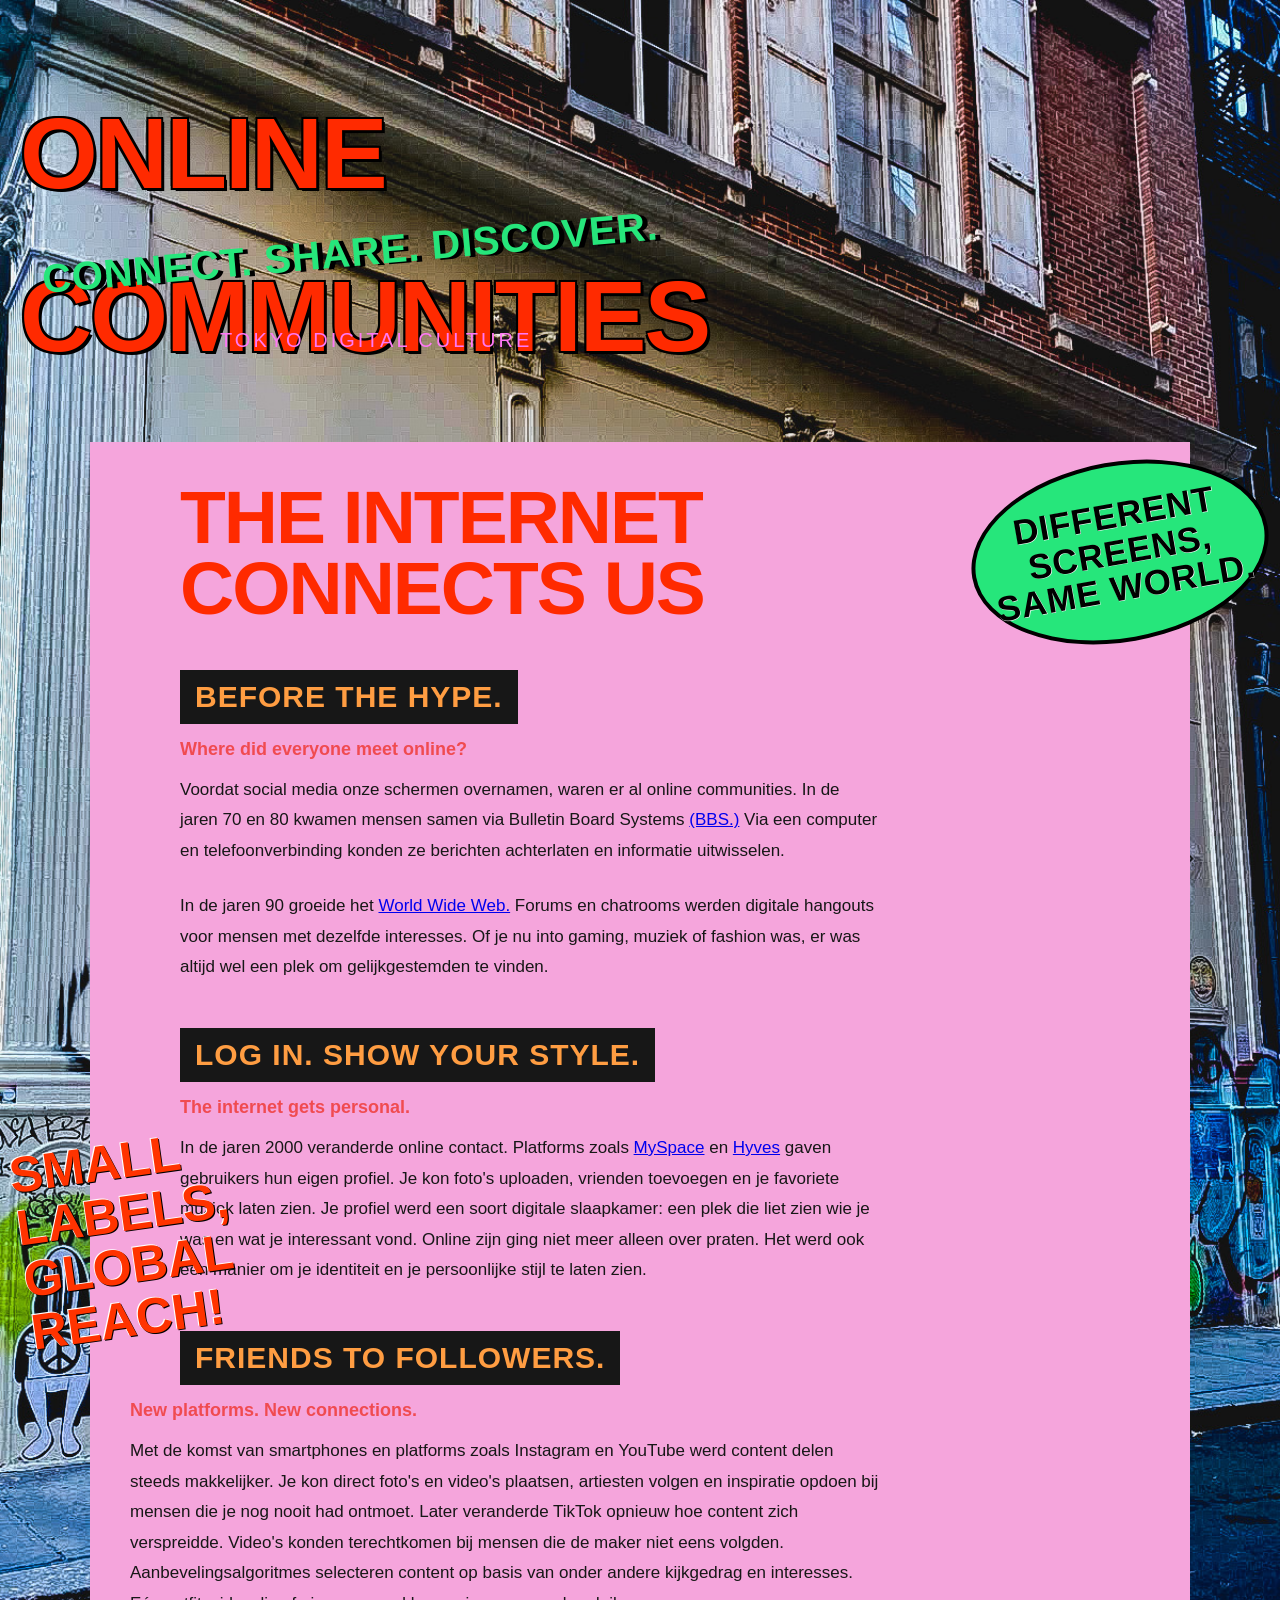
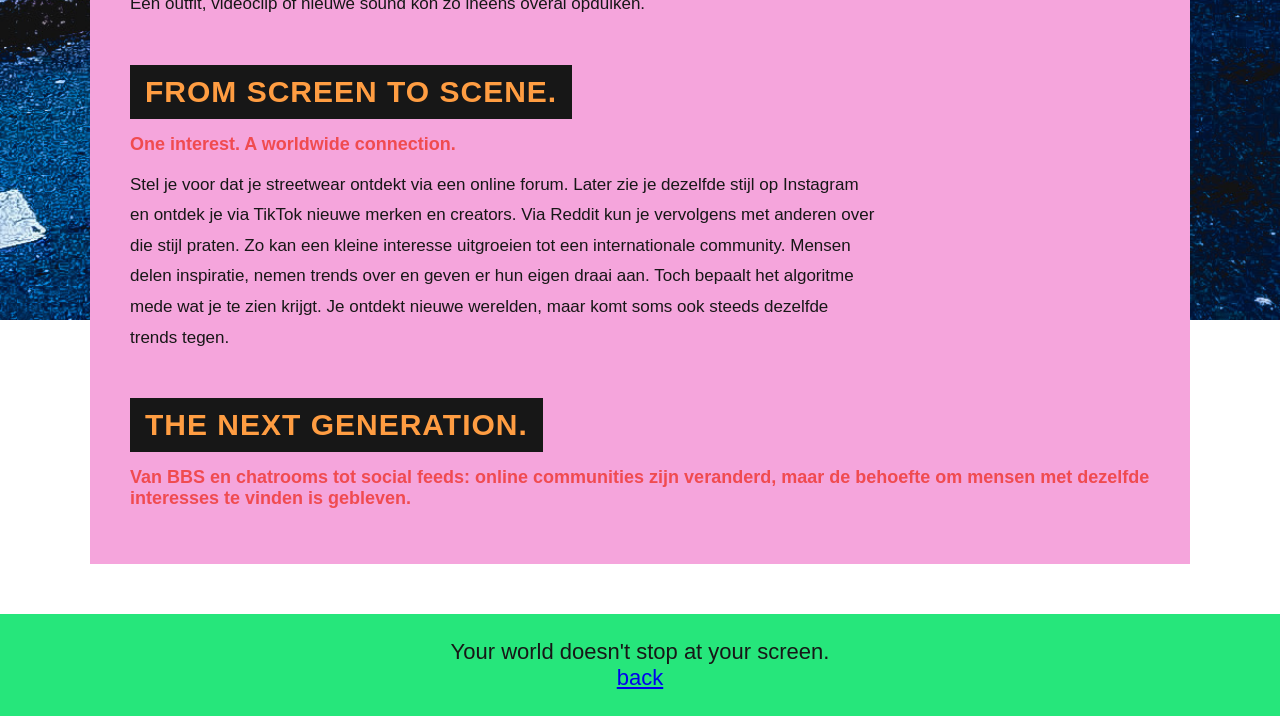
<file: onlinecommunities.html>
<!DOCTYPE html>
<html lang="nl">

<head>
    <meta charset="UTF-8">
    <meta name="viewport" content="width=device-width, initial-scale=1.0">
    <link rel="stylesheet" href="./CSS/style.css">
    <title>Online Communities</title>
</head>

<body class="informatie-page">

    <header class="head">
        <section>
            <h1>ONLINE</h1>
            <h1>COMMUNITIES</h1>
        </section>


        <p class="tussentekst">CONNECT. SHARE. DISCOVER.</p>
        <p class="ondertitel">TOKYO DIGITAL CULTURE</p>

    </header>

    <main>
        <section class="red-handwriting">
            SMALL LABELS, GLOBAL REACH!
        </section>


        <section class="green-oval-badge">
            <h2>DIFFERENT<br>SCREENS,<br>SAME WORLD.</h2>
        </section>

        <section class="new-text-box">
            <h1>the internet connects us</h1>

            <h2>BEFORE THE HYPE.</h2>

            <b>Where did everyone meet online?</b>

            <p>
                Voordat social media onze schermen overnamen, waren er al online
                communities. In de jaren 70 en 80 kwamen mensen samen via Bulletin
                Board Systems <a href="https://www.geeksforgeeks.org/computer-networks/what-is-bulletin-board-system/">(BBS.)</a> Via een computer en telefoonverbinding konden
                ze berichten achterlaten en informatie uitwisselen.
            </p>

            <p>
                In de jaren 90 groeide het <a href="https://home.cern/science/computing/the-birth-of-the-web/short-history-web/">World Wide Web.</a> Forums en chatrooms
                werden digitale hangouts voor mensen met dezelfde interesses.
                Of je nu into gaming, muziek of fashion was, er was altijd wel
                een plek om gelijkgestemden te vinden.
            </p>

            <h2>LOG IN. SHOW YOUR STYLE.</h2>

            <b>The internet gets personal.</b>

            <p>
                In de jaren 2000 veranderde online contact. Platforms zoals <a href="https://medium.com/@mojicacamila/the-evolution-of-myspace-from-peak-to-downfall-02f67e5d3f24">MySpace</a>
                en <a href="https://en.wikipedia.org/wiki/Hyves">Hyves</a> gaven gebruikers hun eigen profiel. Je kon foto's uploaden,
                vrienden toevoegen en je favoriete muziek laten zien. Je profiel
                werd een soort digitale slaapkamer: een plek die liet zien wie je
                was en wat je interessant vond.
                Online zijn ging niet meer alleen over praten. Het werd ook een
                manier om je identiteit en je persoonlijke stijl te laten zien.
            </p>

            <h2>FRIENDS TO FOLLOWERS.</h2>

            <b>New platforms. New connections.</b>

            <p>
                Met de komst van smartphones en platforms zoals Instagram en YouTube
                werd content delen steeds makkelijker. Je kon direct foto's en
                video's plaatsen, artiesten volgen en inspiratie opdoen bij mensen
                die je nog nooit had ontmoet.
                Later veranderde TikTok opnieuw hoe content zich verspreidde.
                Video's konden terechtkomen bij mensen die de maker niet eens
                volgden. Aanbevelingsalgoritmes selecteren content op basis van
                onder andere kijkgedrag en interesses.
                Eén outfit, videoclip of nieuwe sound kon zo ineens overal opduiken.
            </p>

            <h2>FROM SCREEN TO SCENE.</h2>

            <b>One interest. A worldwide connection.</b>

            <p>
                Stel je voor dat je streetwear ontdekt via een online forum. Later
                zie je dezelfde stijl op Instagram en ontdek je via TikTok nieuwe
                merken en creators. Via Reddit kun je vervolgens met anderen over
                die stijl praten.
                Zo kan een kleine interesse uitgroeien tot een internationale
                community. Mensen delen inspiratie, nemen trends over en geven er
                hun eigen draai aan.
                Toch bepaalt het algoritme mede wat je te zien krijgt. Je ontdekt
                nieuwe werelden, maar komt soms ook steeds dezelfde trends tegen.
            </p>

            <h2>THE NEXT GENERATION.</h2>

            <b>
                Van BBS en chatrooms tot social feeds: online communities zijn
                veranderd, maar de behoefte om mensen met dezelfde interesses
                te vinden is gebleven.
            </b>

        </section>

    </main>

    <footer>
        Your world doesn't stop at your screen.
        <section><a href="./index.html"> back</a></section>  
    </footer>

</body>

</html>
</file>
<file: CSS/style.css>
/* ========================================
   1. BASISINSTELLINGEN
======================================== */

html {
    margin: 0;
    padding: 0;
    width: 100%;
    min-height: 100%;
}

body.fashion-page {
    margin: 0;
    padding: 0;
    width: 100%;
    min-height: 100vh;

    background-image: url("../images/coverachtergrond.jpg");
    background-repeat: no-repeat;
    background-size: cover;
    background-position: center top;
    background-attachment: fixed;

    font-family: Arial, Helvetica, sans-serif;
    box-sizing: border-box;
}

.fashion-page *,
.fashion-page *::before,
.fashion-page *::after {
    box-sizing: border-box;
}


/* ========================================
   2. MAGAZINE
======================================== */

.fashion-page .magazine {
    position: relative;
    width: 100%;
    min-height: 100vh;
    margin: 0;
    padding: 20px;

    background-image: url("../images/achtergrondcover.jpg");
    background-repeat: no-repeat;
    background-size: cover;
    background-position: center top;
}


/* ========================================
   3. HEADER
======================================== */

.fashion-page .masthead {
    position: relative;
    width: 100%;
    margin-bottom: 20px;
    text-align: center;
}

.fashion-page .masthead h1 {
    margin: 12px 1.5%;
    color: #ff431b;
    font-family: Impact, "Arial Narrow", sans-serif;
    font-size: 100px;
    font-weight: 900;
    line-height: 1;
    letter-spacing: -2px;
    text-transform: uppercase;

    -webkit-text-stroke: 1.5px black;
    text-shadow: 3px 3px 0 black;
}

.fashion-page .masthead p {
    margin: 8px 0;
    color: black;
    font-size: 12px;
    font-weight: bold;
}


/* ========================================
   4. GROENE BALKEN
======================================== */

.fashion-page .green-bar {
    position: relative;
    width: 100%;
    margin: 12px 0;
    padding: 10px;

    border: 2px solid #171717;
    border-radius: 12px;
    background-color: #35c88b;

    color: white;
    font-size: 13px;
    font-weight: bold;
    text-align: center;
}


/* ========================================
   5. MAGAZINESECTIES
======================================== */

.fashion-page .intro,
.fashion-page .feature,
.fashion-page .culture,
.fashion-page .bape,
.fashion-page .final-section {
    position: relative;
    display: grid;
    width: 100%;
    grid-template-columns: minmax(0, 1fr) minmax(0, 1fr);
    align-items: start;
    gap: 24px;

    margin: 0 0 28px;
    padding: 15px 0;
}

.fashion-page .intro > *,
.fashion-page .feature > *,
.fashion-page .culture > *,
.fashion-page .bape > *,
.fashion-page .final-section > * {
    min-width: 0;
}


/* ========================================
   6. FOTO'S
======================================== */

.fashion-page .photo {
    position: relative;
    width: 100%;
    height: 100px;
    margin: 0;
    border: 2px solid #111111;
}

.fashion-page .photo img {
    display: block;
    width: 100%;
    height: 100%;
    object-fit: cover;
}

.fashion-page .photo-one {
    height: 400px;
}

.fashion-page .photo-two {
    height: 400px;
}

.fashion-page .photo-three {
    height: 500px;
}

.fashion-page .photo-four {
    height: 400px;
}


/* ========================================
   7. JAPANSE TEKENS
======================================== */

.fashion-page .japanese-title {
    position: absolute;
    top: 10px;
    left: 36%;
    z-index: 2;

    margin: 0;
    color: #ff9d00;
    font-family: serif;
    font-size: 70px;
    font-weight: normal;
    line-height: 1.05;
    writing-mode: vertical-rl;
    text-shadow: 2px 2px white;
    pointer-events: none;
}

.fashion-page .vertical-title {
    position: absolute;
    top: 15px;
    left: 40%;
    z-index: 2;

    margin: 0;
    color: #ff4b00;
    font-size: 70px;
    writing-mode: vertical-rl;
    pointer-events: none;
}


/* ========================================
   8. ROZE TEKSTBALLONNEN
======================================== */

.fashion-page .pink-text {
    position: relative;
    width: 100%;
    margin: 0;
    padding: 20px;

    border: 4px dotted #111111;
    border-radius: 25px;
    background-color: #f5a5dc;

    color: #30202a;
    font-size: 14px;
    overflow-wrap: break-word;
}

.fashion-page .pink-text h2 {
    margin: 0 0 12px;
    font-size: 16px;
    text-align: center;
    text-transform: uppercase;
}

.fashion-page .pink-text p {
    margin: 0 0 10px;
    line-height: 1.6;
}

.fashion-page .pink-text p:last-child {
    margin-bottom: 0;
}

.fashion-page .text-one,
.fashion-page .text-two,
.fashion-page .text-three,
.fashion-page .text-four,
.fashion-page .text-five {
    min-height: 0;
    top: auto;
    right: auto;
}


/* ========================================
   9. QUOTE
======================================== */

.fashion-page .quote {
    position: relative;
    width: 100%;
    margin: 15px 0;
    padding: 20px;

    border: 5px solid #36d9a0;
    background-color: #ff55d2;
    text-align: center;
}

.fashion-page .quote h2 {
    margin: 0;
    color: #ff572b;
    font-family: Georgia, "Times New Roman", serif;
    font-size: 28px;
    line-height: 1.25;
    overflow-wrap: break-word;
    text-transform: uppercase;
}


/* ========================================
   10. HANDGESCHREVEN TEKST
======================================== */

.fashion-page .handwritten {
    position: relative;
    margin: 10px 0;
    color: #ff665e;
    font-family: cursive;
    font-size: 30px;
    font-style: italic;
    line-height: 1.2;

    -webkit-text-stroke: 0.4px white;
    text-shadow: 1px 1px black;
}


/* ========================================
   11. AAP-AFBEELDING
======================================== */

.fashion-page .monkey {
    position: relative;
    width: 180px;
    max-width: 100%;
    margin: 15px 0;
}

.fashion-page .monkey img {
    display: block;
    width: 100%;
    height: auto;
}


/* ========================================
   12. FOOTER
======================================== */

.fashion-page .footer {
    position: relative;
    width: 100%;
    margin-top: 25px;
    padding: 12px;

    background-color: #111111;
    color: white;
    font-size: 11px;
    font-weight: bold;
    text-align: center;
}



/* ========================================
   VINA — JAPANESE Y2K MAGAZINE COVER
   Formaat: 1200 x 1788 pixels
======================================== */


/* ========================================
   1. BASISINSTELLINGEN
======================================== */

html {
    margin: 0;
    padding: 0;
}

body.vina-cover {
    margin: 0;
    padding: 0;

    min-height: 100vh;

    background-color: #142a35;

    font-family: Impact, "Arial Black", sans-serif;
}


/* ========================================
   2. MAGAZINE COVER
======================================== */

.vina-cover .poster {
    position: relative;

    width: 1200px;
    height: 1788px;

    margin: 0;
    padding: 0;

    box-sizing: border-box;

    background-image: url("../images/coverachtergrond.jpg");
    background-repeat: no-repeat;
    background-position: center;
    background-size: 100% 100%;
}


/* ========================================
   3. MASTHEAD — VINA
======================================== */

.vina-cover .poster h1 {
    position: absolute;
    top: 25px;
    left: 2%;
    z-index: 15;

    margin: 0;

    color: #ff4800;

    font-family: Impact, "Arial Black", sans-serif;
    font-size: 110px;
    font-weight: 900;
    line-height: 0.9;
    letter-spacing: -4px;

    text-transform: uppercase;

    -webkit-text-stroke: 3px #000000;

    text-shadow:
        8px 8px 0 #000000;
}


/* ========================================
   4. BOVENSTE SUBTITEL
======================================== */

.vina-cover .cover-subtitle {
    position: absolute;
    top: 150px;
    left: 2%;
    z-index: 15;

    margin: 0;

    color: #ff9d42;

    font-size: 25px;
    font-weight: 900;
    letter-spacing: 3px;
    line-height: 1.2;

    text-transform: uppercase;

    text-shadow:
        2px 2px 0 #000000,
        -1px -1px 0 #000000;
}


/* ========================================
   5. TEKST RECHTSBOVEN
======================================== */

.vina-cover .cover-mark {
    position: absolute;
    top: 30px;
    right: 2%;
    z-index: 15;

    display: flex;
    flex-direction: column;
    align-items: flex-end;
    gap: 5px;

    max-width: 35%;

    margin: 0;
    padding: 0;

    background: transparent;
    color: #d15eff;

    font-family: Impact, "Arial Black", sans-serif;
    font-size: 35px;
    font-weight: 900;
    line-height: 1.05;
    letter-spacing: 1px;

    text-align: right;
    text-transform: uppercase;

    text-shadow:
        3px 3px 0 #000000,
        -1px -1px 0 #000000;
}


/* ========================================
   6. EXTRA MAGAZINE TEKSTEN
======================================== */

.vina-cover .cover-details span {
    position: absolute;
    z-index: 5;

    display: block;
    width: max-content;
    max-width: 420px;

    box-sizing: border-box;

    padding: 7px 10px;

    border: 2px solid #000000;

    background-color: #ff9d42;
    color: #000000;

    font-family: Impact, "Arial Black", sans-serif;
    font-size: 20px;
    font-weight: 900;
    line-height: 1.2;
    letter-spacing: 2px;

    text-transform: uppercase;

    box-shadow:
        4px 4px 0 #000000;
}


/* LABEL 1 */

.vina-cover .detail-one {
    top: 205px;
    left: 175px;

    transform: rotate(-4deg);
}


/* LABEL 2 */

.vina-cover .detail-two {
    top: 470px;
    right: 110px;

    background-color: #4df3a3;

    transform: rotate(3deg);
}


/* LABEL 3 */

.vina-cover .detail-three {
    top: 760px;
    left: 175px;

    background-color: #d15eff;

    transform: rotate(-3deg);
}


/* LABEL 4 */

.vina-cover .detail-four {
    top: 1030px;
    right: 100px;

    background-color: #ff481f;

    transform: rotate(-4deg);
}


/* LABEL 5 */

.vina-cover .detail-five {
    top: 1230px;
    left: 190px;

    background-color: #ff481f;

    transform: rotate(2deg);
}


/* LABEL 6 */

.vina-cover .detail-six {
    top: 1450px;
    right: 100px;

    background-color: #4df3a3;

    transform: rotate(-2deg);
}


/* LABEL 7 */

.vina-cover .detail-seven {
    top: 350px;
    left: 190px;

    background-color: #ff481f;

    transform: rotate(3deg);
}


/* LABEL 8 */

.vina-cover .detail-eight {
    top: 600px;
    right: 130px;

    background-color: #d15eff;

    transform: rotate(-3deg);
}


/* LABEL 9 */

.vina-cover .detail-nine {
    top: 900px;
    left: 185px;

    background-color: #4df3a3;

    transform: rotate(2deg);
}


/* LABEL 10 */

.vina-cover .detail-ten {
    top: 1370px;
    right: 110px;

    background-color: #ff9d42;

    transform: rotate(3deg);
}


/* ========================================
   7. LINKER VERTICALE TEKST
======================================== */

.vina-cover .left-banner {
    position: absolute;
    top: 230px;
    left: 15px;
    z-index: 10;

    pointer-events: none;
}

.vina-cover .left-banner h2 {
    margin: 0;

    color: #ff4800;

    font-family: Impact, "Arial Black", sans-serif;
    font-size: 95px;
    font-weight: 900;
    line-height: 1;
    letter-spacing: 4px;

    writing-mode: vertical-rl;
    text-transform: uppercase;

    -webkit-text-stroke: 2px #000000;

    text-shadow:
        6px 6px 0 #000000;
}


/* ========================================
   8. RECHTER VERTICALE TEKST
======================================== */

.vina-cover .right-banner {
    position: absolute;
    top: 230px;
    right: 15px;
    z-index: 10;

    pointer-events: none;
}

.vina-cover .right-banner h2 {
    margin: 0;

    color: #4df3a3;

    font-family: Impact, "Arial Black", sans-serif;
    font-size: 40px;
    font-weight: 900;
    line-height: 1.1;
    letter-spacing: 2px;

    writing-mode: vertical-rl;
    text-transform: uppercase;

    -webkit-text-stroke: 1px #000000;

    text-shadow:
        4px 4px 0 #000000;
}


/* ========================================
   9. NAVIGATIE
======================================== */

.vina-cover .cover-nav {
    position: absolute;
    bottom: 35px;
    left: 25px;
    z-index: 20;

    display: flex;
    flex-direction: column;
    align-items: flex-start;
    gap: 22px;
}


/* ALGEMENE KNOPSTIJL */

.vina-cover .cover-nav a {
    display: inline-block;

    box-sizing: border-box;
    max-width: 1100px;

    padding: 12px 22px;

    border: 5px solid #000000;

    background-color: #ff481f;
    color: #000000;

    box-shadow:
        8px 8px 0 #000000;

    font-family: Impact, "Arial Black", sans-serif;
    font-size: 32px;
    font-weight: 900;
    line-height: 1.1;

    text-decoration: none;
    text-transform: uppercase;

    transition:
        transform 0.2s ease,
        box-shadow 0.2s ease,
        background-color 0.2s ease;
}


/* EERSTE KNOP */

.vina-cover .cover-nav a:nth-child(1) {
    letter-spacing: 1px;
}


/* TWEEDE KNOP */

.vina-cover .cover-nav a:nth-child(2) {
    font-family: Arial, sans-serif;
    font-weight: 900;
}


/* DERDE KNOP */

.vina-cover .cover-nav a:nth-child(3) {
    font-family: Georgia, serif;
    font-weight: 900;
}


/* HOVER-EFFECT */

.vina-cover .cover-nav a:hover {
    transform: translate(-3px, -3px);

    box-shadow:
        11px 11px 0 #000000;

    background-color: #ff6642;
}


/* KLIK-EFFECT */

.vina-cover .cover-nav a:active {
    transform: translate(2px, 2px);

    box-shadow:
        3px 3px 0 #000000;
}


/* ========================================
   10. KLEINE EDITORIAL DETAILS
======================================== */

.vina-cover .cover-footer span {
    position: absolute;
    z-index: 8;

    display: block;

    color: #ffffff;

    font-family: Arial, sans-serif;
    font-size: 15px;
    font-weight: 900;
    letter-spacing: 2px;

    text-transform: uppercase;

    text-shadow:
        2px 2px 0 #000000,
        -1px -1px 0 #000000;
}


/* LINKSONDER */

.vina-cover .footer-left {
    bottom: 15px;
    right: 25px;
}


/* RECHTSONDER */

.vina-cover .footer-right {
    top: 1750px;
    right: 25px;
}


/* EXTRA SLOGAN */

.vina-cover .footer-bottom {
    top: 1650px;
    left: 190px;
}



/* ========================================
   1. BASISINSTELLINGEN
======================================== */

* {
    box-sizing: border-box;
}

html {
    margin: 0;
    padding: 0;
    scroll-behavior: smooth;
}

body.informatie-page {
    margin: 0;
    padding: 0;
    width: 100%;
    min-height: 100vh;

    background-image: url("../images/infoachtergrond.jpeg");
    background-repeat: no-repeat;
    background-size: cover;
    background-position: center top;
    background-attachment: fixed;

    font-family: Arial, Helvetica, sans-serif;
}


/* ========================================
   2. HEADER
======================================== */

.informatie-page .head {
    width: 100%;
    padding: 30px 20px 40px;
}

.informatie-page .head h1 {
    margin: 10;

    color: #ff2a00;
    font-family: Impact, "Arial Black", sans-serif;
    font-size: 100px;
    font-weight: 900;
    line-height: 0.8;
    letter-spacing: -2px;

    text-shadow:
        3px 3px 0 #000,
        -2px -2px 0 #000,
        2px -2px 0 #000,
        -2px 2px 0 #000;
}

.informatie-page .tussentekst {
    margin: -235px 0 5px 20px;

    color: #26e67b;
    font-size: 40px;
    font-weight: 900;
    letter-spacing: 0.8px;
    text-transform: uppercase;

    text-shadow: 5px 1.5px 0 #000;

    transform: rotate(-5deg);
}

.informatie-page .ondertitel {
    display: inline-block;

    margin: 75px 0 0 200px;

    color: #ff78f6;
    font-size: 20px;
    letter-spacing: 3px;
}


/* ========================================
   3. MAIN
======================================== */

.informatie-page .page {
    width: 100%;
    padding: 20px 5%;
}


/* ========================================
   4. MAGAZINE TEKSTBLOK
======================================== */

.informatie-page .new-text-box {
    width: 90%;
    max-width: 1100px;

    margin: 50px auto;
    padding: 40px;

 background-color: #f5a5dc;
    color: #171717;

}


/* ========================================
   5. HOOFDTITEL
======================================== */

.informatie-page .new-text-box h1 {
    margin: 0 0 40px;

     color: #ff2a00;
    font-family: Impact, "Arial Black", sans-serif;
    font-size: 75px;
    line-height: 0.95;
    letter-spacing: -2px;
    text-transform: uppercase;
}


/* ========================================
   6. TUSSENKOPPEN
======================================== */

.informatie-page .new-text-box h2 {
    display: table;

    margin-top: 45px;
    margin-bottom: 15px;
    padding: 10px 15px;

    background-color: #171717;
    color: #ff9d42;

    font-family: Impact, "Arial Black", sans-serif;
    font-size: 30px;
    letter-spacing: 1px;
}


/* ========================================
   7. KORTE REGELS
======================================== */

.informatie-page .new-text-box b {
    display: block;

    margin-bottom: 15px;

    color: #f04b50;
    font-size: 18px;
}


/* ========================================
   8. GEWONE TEKST
======================================== */

.informatie-page .new-text-box p {
    max-width: 750px;

    margin-top: 0;
    margin-bottom: 25px;

    font-size: 17px;
    line-height: 1.8;
}


/* ========================================
   9. ROOD LABEL
======================================== */

.informatie-page .red-handwriting {
    float: left;

    width: 110px;
    margin: 700px 50px 20px 20px;

    color: #ff3300;
    font-family: "Comic Sans MS", cursive, sans-serif;
    font-size: 50px;
    font-weight: 900;
    line-height: 1.05;
    text-align: center;

    transform: rotate(-8deg);

    text-shadow:
        1px 1px 0 #000,
        -1px -1px 0 #fff;
}


/* ========================================
   10. GROENE OVAAL
======================================== */

.informatie-page .green-oval-badge {
    float: right;

    width: 300px;
    height: 180px;

    margin: 20px 10px 20px 30px;

    background-color: #26e67b;
    border: 4px solid #000;
    border-radius: 50%;

    display: flex;
    align-items: center;
    justify-content: center;

    text-align: center;

    shape-outside: ellipse(50% 50% at 50% 50%);

    transform: rotate(-10deg);
}

.informatie-page .green-oval-badge h2 {
    margin: 0;
    padding: 15px;

    color: #000;
    font-family: Impact, "Arial Black", sans-serif;
    font-size: 35px;
    font-weight: 900;
    line-height: 1.05;
    letter-spacing: 0.8px;

    text-shadow: 0.5px 0.5px 0 #fff;
}


/* ========================================
   11. FOOTER
======================================== */

.informatie-page footer {
    clear: both;

    padding: 25px;

    background-color:#26e67b;
    color: #171717;

    text-align: center;
    font-family: Impact, "Arial Black", sans-serif;
    font-size: 22px;
}
</file>
